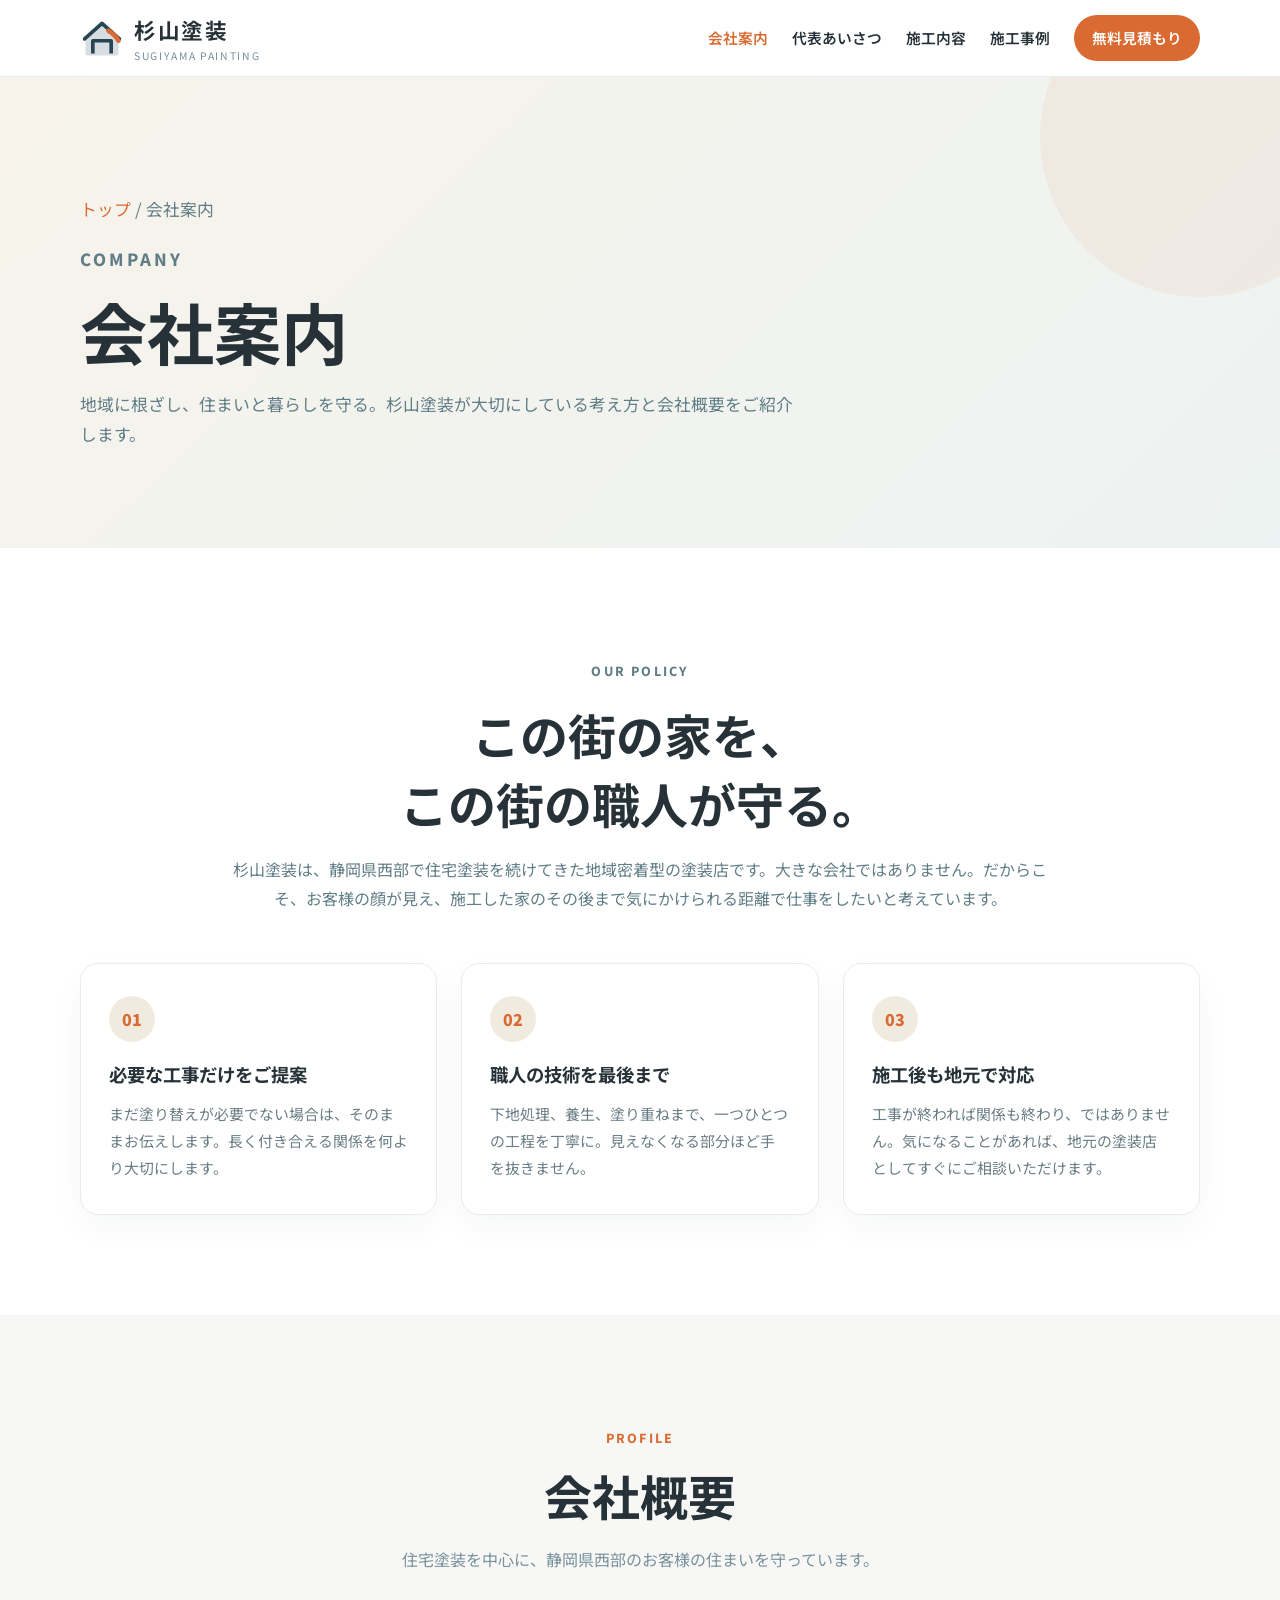
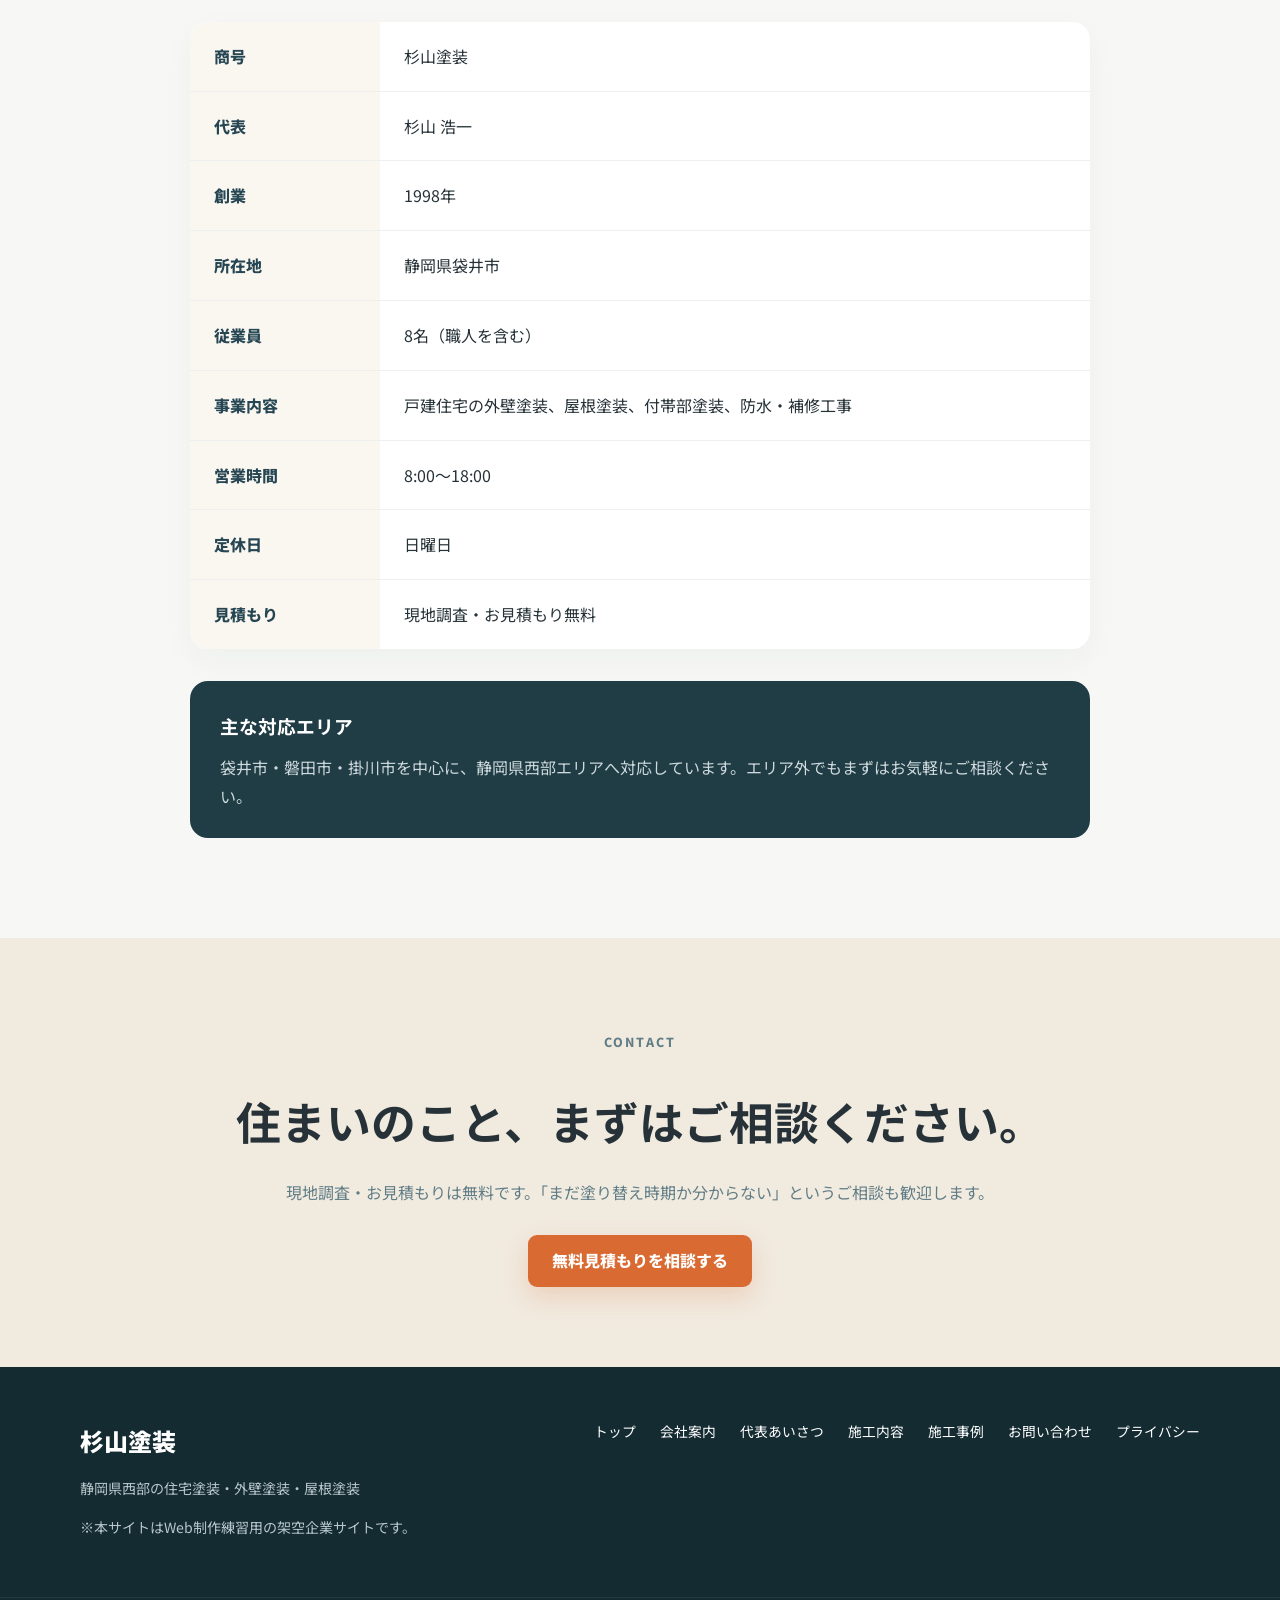
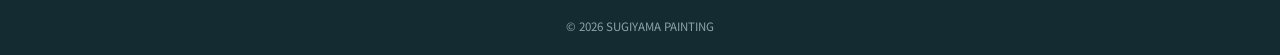
<file: company.html>
<!DOCTYPE html>
<html lang="ja">
<head>
  <meta charset="UTF-8">
  <meta name="viewport" content="width=device-width, initial-scale=1.0">
  <meta name="description" content="杉山塗装の会社案内。静岡県西部を中心に、地域密着で住宅の外壁・屋根塗装を行っています。">
  <title>会社案内｜杉山塗装</title>
  <link rel="preconnect" href="https://fonts.googleapis.com">
  <link rel="preconnect" href="https://fonts.gstatic.com" crossorigin>
  <link href="https://fonts.googleapis.com/css2?family=Noto+Sans+JP:wght@400;500;600;700;800;900&display=swap" rel="stylesheet">
  <link rel="stylesheet" href="styles.css">
  <style>
    .page-hero{padding:100px 0 82px;background:linear-gradient(135deg,#f7f3eb,#edf3f2);position:relative;overflow:hidden}.page-hero:after{content:"";position:absolute;width:320px;height:320px;border-radius:50%;background:#d96b3212;right:-80px;top:-100px}.page-hero .container{position:relative;z-index:1}.breadcrumb{font-size:.8rem;color:#78909c;margin-bottom:20px}.breadcrumb a{color:#d96b32}.page-hero h1{font-size:clamp(2.5rem,6vw,4.2rem);line-height:1.2;margin:.15em 0}.page-hero p{max-width:720px;color:#607d86;font-size:1.05rem}.company-lead{max-width:820px;margin:0 auto;text-align:center}.company-lead h2{font-size:clamp(2rem,4vw,3rem);line-height:1.45;margin:.35em 0}.company-lead p{color:#607d86}.philosophy-grid{display:grid;grid-template-columns:repeat(3,1fr);gap:24px;margin-top:50px}.philosophy-card{padding:32px 28px;border:1px solid #e8ecee;border-radius:18px;background:#fff;box-shadow:0 12px 32px #2632380a}.philosophy-card span{display:inline-grid;place-items:center;width:46px;height:46px;border-radius:50%;background:#f1eadf;color:#d96b32;font-weight:900;margin-bottom:16px}.philosophy-card h3{margin:0 0 10px;font-size:1.15rem}.philosophy-card p{margin:0;color:#6b7d84;font-size:.93rem}.profile-section{background:#f7f8f6}.company-table{width:100%;max-width:900px;margin:40px auto 0;border-collapse:collapse;background:#fff;border-radius:18px;overflow:hidden;box-shadow:0 12px 34px #2632380a}.company-table th,.company-table td{padding:20px 24px;border-bottom:1px solid #edf0ef;text-align:left;vertical-align:top}.company-table th{width:190px;background:#faf7f1;color:#264653;font-weight:800}.company-table tr:last-child th,.company-table tr:last-child td{border-bottom:0}.area-box{max-width:900px;margin:32px auto 0;padding:28px 30px;border-radius:18px;background:#203c45;color:#fff}.area-box h3{margin:0 0 10px}.area-box p{margin:0;color:#cedadd}.company-cta{padding:80px 0;background:#f1eadf;text-align:center}.company-cta h2{font-size:clamp(2rem,4vw,2.8rem);margin:0 0 16px}.company-cta p{color:#607d86;margin-bottom:28px}.footer-note{font-size:.76rem;color:#8da2a8;margin-top:14px}@media(max-width:800px){.philosophy-grid{grid-template-columns:1fr}.company-table,.company-table tbody,.company-table tr,.company-table th,.company-table td{display:block;width:100%}.company-table th{padding-bottom:8px;border-bottom:0}.company-table td{padding-top:4px}.page-hero{padding:72px 0 58px}}
  </style>
</head>
<body>
  <header class="site-header">
    <div class="header-inner container">
      <a class="brand" href="index.html" aria-label="杉山塗装 トップへ">
        <span class="brand-mark" aria-hidden="true">
          <svg viewBox="0 0 48 48" role="img">
            <path d="M6 24 24 9l18 15v17a2 2 0 0 1-2 2H8a2 2 0 0 1-2-2V24Z" fill="currentColor" opacity=".18"/>
            <path d="M5 25 24 8l19 17" fill="none" stroke="currentColor" stroke-width="4" stroke-linecap="round" stroke-linejoin="round"/>
            <path d="M14 41V27h20v14" fill="none" stroke="currentColor" stroke-width="4" stroke-linejoin="round"/>
            <path d="M31 16c5 3 9 7 11 11" fill="none" stroke="#d96b32" stroke-width="5" stroke-linecap="round"/>
          </svg>
        </span>
        <span><strong>杉山塗装</strong><small>SUGIYAMA PAINTING</small></span>
      </a>
      <button class="menu-button" type="button" aria-label="メニューを開く" aria-expanded="false">☰</button>
      <nav class="global-nav" aria-label="メインメニュー">
        <a href="company.html">会社案内</a>
        <a href="index.html#service">施工内容</a>
        <a href="index.html#works">施工事例</a>
        <a href="index.html#flow">ご依頼の流れ</a>
        <a class="nav-cta" href="index.html#contact">無料見積もり</a>
      </nav>
    </div>
  </header>

  <main>
    <section class="page-hero">
      <div class="container">
        <p class="breadcrumb"><a href="index.html">トップ</a> / 会社案内</p>
        <p class="section-kicker">COMPANY</p>
        <h1>会社案内</h1>
        <p>地域に根ざし、住まいと暮らしを守る。杉山塗装が大切にしている考え方と会社概要をご紹介します。</p>
      </div>
    </section>

    <section class="section">
      <div class="container">
        <div class="company-lead">
          <p class="section-kicker">OUR POLICY</p>
          <h2>この街の家を、<br>この街の職人が守る。</h2>
          <p>杉山塗装は、静岡県西部で住宅塗装を続けてきた地域密着型の塗装店です。大きな会社ではありません。だからこそ、お客様の顔が見え、施工した家のその後まで気にかけられる距離で仕事をしたいと考えています。</p>
        </div>
        <div class="philosophy-grid">
          <article class="philosophy-card"><span>01</span><h3>必要な工事だけをご提案</h3><p>まだ塗り替えが必要でない場合は、そのままお伝えします。長く付き合える関係を何より大切にします。</p></article>
          <article class="philosophy-card"><span>02</span><h3>職人の技術を最後まで</h3><p>下地処理、養生、塗り重ねまで、一つひとつの工程を丁寧に。見えなくなる部分ほど手を抜きません。</p></article>
          <article class="philosophy-card"><span>03</span><h3>施工後も地元で対応</h3><p>工事が終われば関係も終わり、ではありません。気になることがあれば、地元の塗装店としてすぐにご相談いただけます。</p></article>
        </div>
      </div>
    </section>

    <section class="section profile-section">
      <div class="container">
        <div class="center-heading">
          <p class="section-kicker">PROFILE</p>
          <h2>会社概要</h2>
          <p>住宅塗装を中心に、静岡県西部のお客様の住まいを守っています。</p>
        </div>
        <table class="company-table">
          <tr><th>商号</th><td>杉山塗装</td></tr>
          <tr><th>代表</th><td>杉山 浩一</td></tr>
          <tr><th>創業</th><td>1998年</td></tr>
          <tr><th>所在地</th><td>静岡県袋井市</td></tr>
          <tr><th>従業員</th><td>8名（職人を含む）</td></tr>
          <tr><th>事業内容</th><td>戸建住宅の外壁塗装、屋根塗装、付帯部塗装、防水・補修工事</td></tr>
          <tr><th>営業時間</th><td>8:00〜18:00</td></tr>
          <tr><th>定休日</th><td>日曜日</td></tr>
          <tr><th>見積もり</th><td>現地調査・お見積もり無料</td></tr>
        </table>
        <div class="area-box">
          <h3>主な対応エリア</h3>
          <p>袋井市・磐田市・掛川市を中心に、静岡県西部エリアへ対応しています。エリア外でもまずはお気軽にご相談ください。</p>
        </div>
      </div>
    </section>

    <section class="company-cta">
      <div class="container">
        <p class="section-kicker">CONTACT</p>
        <h2>住まいのこと、まずはご相談ください。</h2>
        <p>現地調査・お見積もりは無料です。「まだ塗り替え時期か分からない」というご相談も歓迎します。</p>
        <a class="button primary" href="index.html#contact">無料見積もりを相談する</a>
      </div>
    </section>
  </main>

  <footer class="site-footer">
    <div class="container footer-inner">
      <div><div class="footer-brand">杉山塗装</div><p>静岡県西部の住宅塗装・外壁塗装・屋根塗装</p><p class="footer-note">※本サイトはWeb制作練習用の架空企業サイトです。</p></div>
      <div class="footer-links"><a href="index.html">トップ</a><a href="company.html">会社案内</a><a href="index.html#service">施工内容</a><a href="index.html#works">施工事例</a><a href="index.html#contact">お問い合わせ</a></div>
    </div>
    <div class="copyright">© <span id="year"></span> SUGIYAMA PAINTING</div>
  </footer>
  <script src="script.js"></script>
</body>
</html>
</file>
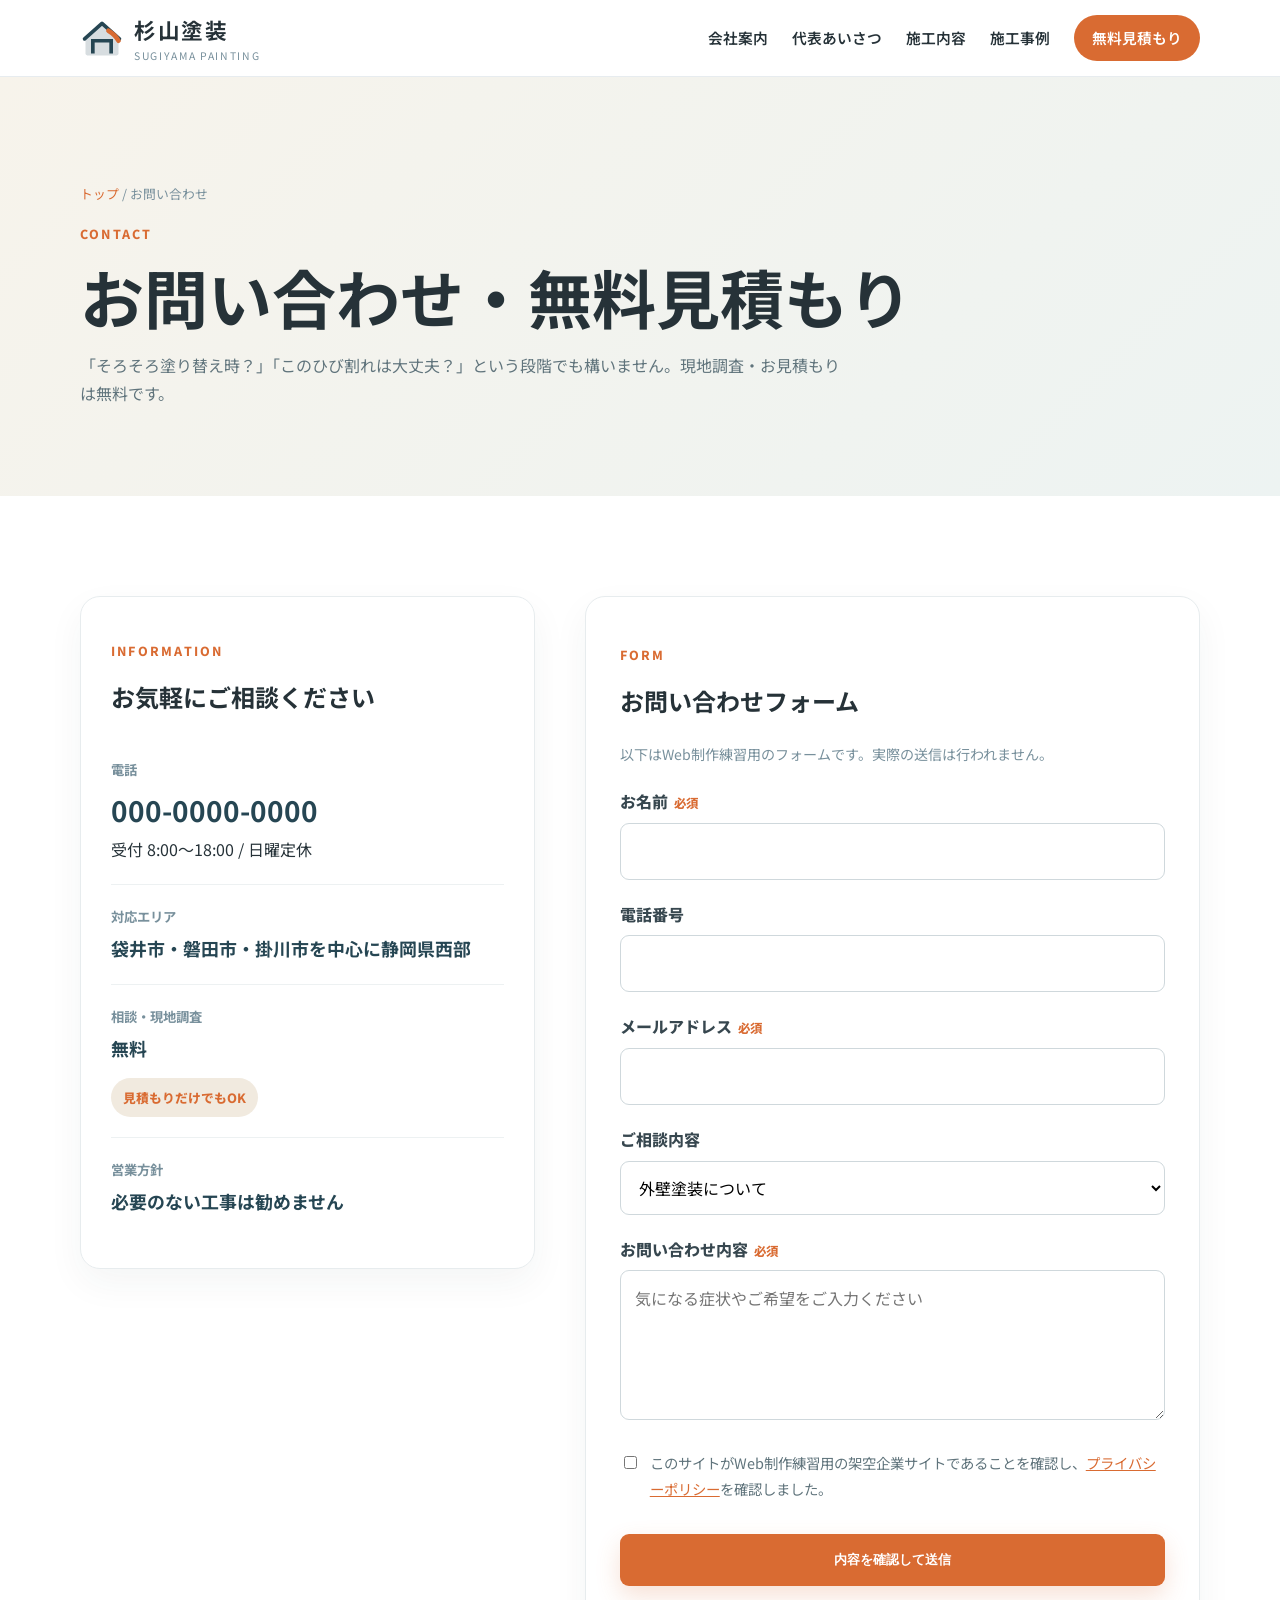
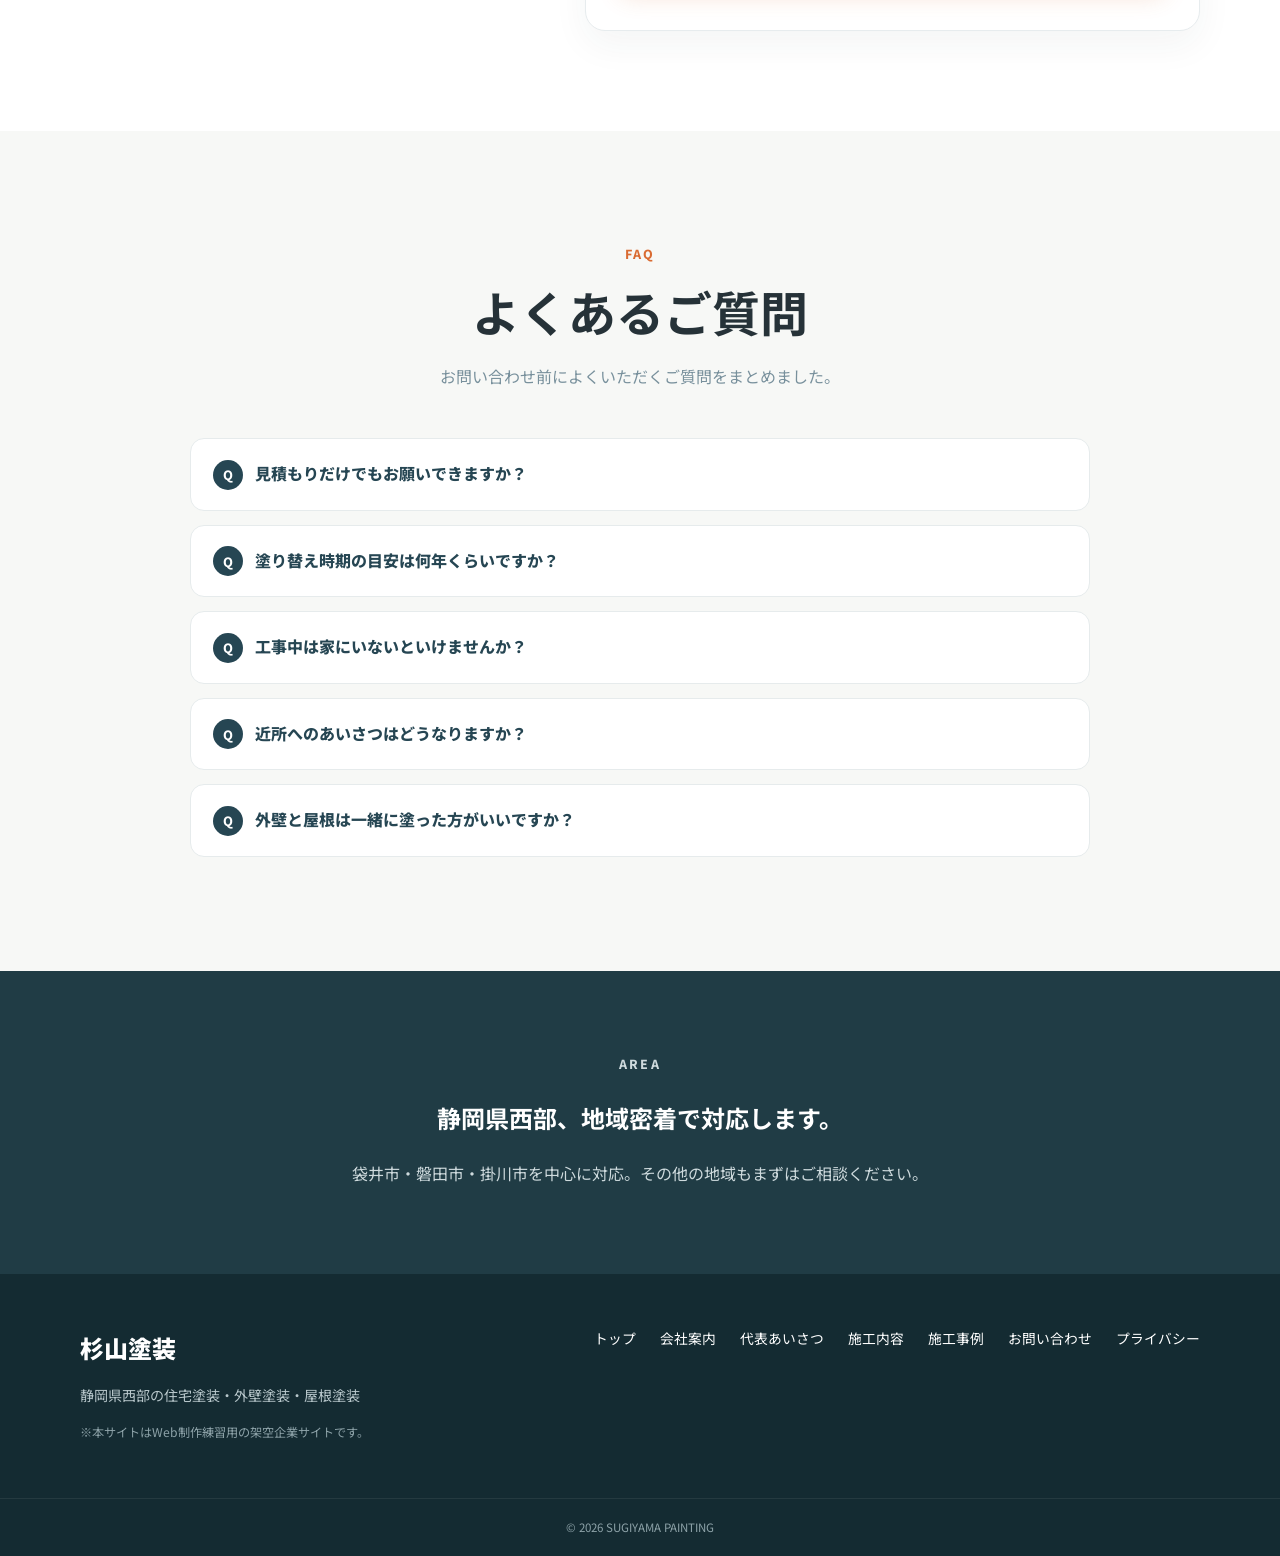
<file: contact.html>
<!DOCTYPE html>
<html lang="ja">
<head>
  <meta charset="UTF-8">
  <meta name="viewport" content="width=device-width, initial-scale=1.0">
  <meta name="description" content="杉山塗装へのお問い合わせ・無料見積もり相談。現地調査・お見積もり無料。">
  <title>お問い合わせ・無料見積もり｜杉山塗装</title>
  <link rel="preconnect" href="https://fonts.googleapis.com">
  <link rel="preconnect" href="https://fonts.gstatic.com" crossorigin>
  <link href="https://fonts.googleapis.com/css2?family=Noto+Sans+JP:wght@400;500;600;700;800;900&display=swap" rel="stylesheet">
  <link rel="stylesheet" href="styles.css">
  <style>
    .page-hero{padding:92px 0 72px;background:linear-gradient(135deg,#f7f3eb,#edf3f2)}.breadcrumb{font-size:.8rem;color:#78909c;margin-bottom:18px}.breadcrumb a{color:#d96b32}.page-hero h1{font-size:clamp(2.5rem,6vw,4rem);line-height:1.2;margin:.15em 0}.page-hero p:last-child{max-width:760px;color:#60747c}.contact-layout{display:grid;grid-template-columns:.85fr 1.15fr;gap:50px;align-items:start}.info-card,.form-card{background:#fff;border:1px solid #e7ecee;border-radius:20px;box-shadow:0 14px 36px #2632380d}.info-card{padding:30px;position:sticky;top:108px}.info-card h2,.form-card h2{margin-top:0}.info-item{padding:20px 0;border-top:1px solid #edf1f2}.info-item:first-of-type{border-top:0}.info-item small{display:block;color:#78909c;font-weight:700}.info-item strong{display:block;margin-top:3px;color:#264653;font-size:1.12rem}.tel-big{font-size:1.75rem!important}.free-badge{display:inline-block;margin-top:14px;padding:8px 12px;border-radius:999px;background:#f1eadf;color:#d96b32;font-weight:800;font-size:.8rem}.form-card{padding:34px}.form-note{color:#78909c;font-size:.88rem}.field{margin-top:20px}.field label{display:block;font-weight:800;margin-bottom:7px;color:#37474f}.req{color:#d96b32;font-size:.78rem;margin-left:6px}.field input,.field select,.field textarea{width:100%;padding:13px 14px;border:1px solid #cfd8dc;border-radius:9px;font:inherit;background:#fff}.field textarea{min-height:150px;resize:vertical}.check{display:flex;gap:10px;align-items:flex-start;margin:22px 0;color:#60747c;font-size:.9rem}.check input{margin-top:6px}.submit-btn{border:0;cursor:pointer}.demo-alert{display:none;margin-top:18px;padding:14px 16px;border-radius:10px;background:#edf7ef;color:#2f6840;font-weight:700}.faq-section{background:#f7f8f6}.faq-list{max-width:900px;margin:0 auto}.faq-item{background:#fff;border:1px solid #e6ebec;border-radius:14px;margin-bottom:14px;overflow:hidden}.faq-item summary{cursor:pointer;padding:20px 22px;font-weight:800;color:#264653;list-style:none}.faq-item summary::-webkit-details-marker{display:none}.faq-item summary:before{content:"Q";display:inline-grid;place-items:center;width:30px;height:30px;margin-right:12px;border-radius:50%;background:#264653;color:#fff;font-size:.8rem}.faq-answer{padding:0 22px 22px 64px;color:#60747c}.faq-answer p{margin:0}.area-strip{padding:70px 0;background:#203c45;color:#fff;text-align:center}.area-strip p{color:#cedadd}@media(max-width:860px){.contact-layout{grid-template-columns:1fr}.info-card{position:static}.page-hero{padding:68px 0 54px}.faq-answer{padding-left:22px}}
  </style>
</head>
<body>
  <header class="site-header">
    <div class="header-inner container">
      <a class="brand" href="index.html" aria-label="杉山塗装 トップへ">
        <span class="brand-mark" aria-hidden="true"><svg viewBox="0 0 48 48"><path d="M6 24 24 9l18 15v17a2 2 0 0 1-2 2H8a2 2 0 0 1-2-2V24Z" fill="currentColor" opacity=".18"/><path d="M5 25 24 8l19 17" fill="none" stroke="currentColor" stroke-width="4" stroke-linecap="round" stroke-linejoin="round"/><path d="M14 41V27h20v14" fill="none" stroke="currentColor" stroke-width="4"/><path d="M31 16c5 3 9 7 11 11" fill="none" stroke="#d96b32" stroke-width="5" stroke-linecap="round"/></svg></span>
        <span><strong>杉山塗装</strong><small>SUGIYAMA PAINTING</small></span>
      </a>
      <button class="menu-button" type="button" aria-label="メニューを開く" aria-expanded="false">☰</button>
      <nav class="global-nav" aria-label="メインメニュー">
        <a href="company.html">会社案内</a>
        <a href="president.html">代表あいさつ</a>
        <a href="index.html#service">施工内容</a>
        <a href="works.html">施工事例</a>
        <a class="nav-cta" href="contact.html">無料見積もり</a>
      </nav>
    </div>
  </header>

  <main>
    <section class="page-hero">
      <div class="container">
        <p class="breadcrumb"><a href="index.html">トップ</a> / お問い合わせ</p>
        <p class="section-kicker">CONTACT</p>
        <h1>お問い合わせ・無料見積もり</h1>
        <p>「そろそろ塗り替え時？」「このひび割れは大丈夫？」という段階でも構いません。現地調査・お見積もりは無料です。</p>
      </div>
    </section>

    <section class="section">
      <div class="container contact-layout">
        <aside class="info-card">
          <p class="section-kicker">INFORMATION</p>
          <h2>お気軽にご相談ください</h2>
          <div class="info-item"><small>電話</small><strong class="tel-big">000-0000-0000</strong><span>受付 8:00〜18:00 / 日曜定休</span></div>
          <div class="info-item"><small>対応エリア</small><strong>袋井市・磐田市・掛川市を中心に静岡県西部</strong></div>
          <div class="info-item"><small>相談・現地調査</small><strong>無料</strong><span class="free-badge">見積もりだけでもOK</span></div>
          <div class="info-item"><small>営業方針</small><strong>必要のない工事は勧めません</strong></div>
        </aside>

        <div class="form-card">
          <p class="section-kicker">FORM</p>
          <h2>お問い合わせフォーム</h2>
          <p class="form-note">以下はWeb制作練習用のフォームです。実際の送信は行われません。</p>
          <form id="demo-form">
            <div class="field"><label for="name">お名前<span class="req">必須</span></label><input id="name" name="name" required autocomplete="name"></div>
            <div class="field"><label for="tel">電話番号</label><input id="tel" name="tel" inputmode="tel" autocomplete="tel"></div>
            <div class="field"><label for="email">メールアドレス<span class="req">必須</span></label><input id="email" name="email" type="email" required autocomplete="email"></div>
            <div class="field"><label for="type">ご相談内容</label><select id="type" name="type"><option>外壁塗装について</option><option>屋根塗装について</option><option>付帯部塗装について</option><option>塗り替え時期を相談したい</option><option>その他</option></select></div>
            <div class="field"><label for="message">お問い合わせ内容<span class="req">必須</span></label><textarea id="message" name="message" required placeholder="気になる症状やご希望をご入力ください"></textarea></div>
            <label class="check"><input type="checkbox" required><span>このサイトがWeb制作練習用の架空企業サイトであることを確認しました。</span></label>
            <button class="button primary wide submit-btn" type="submit">内容を確認して送信</button>
            <div class="demo-alert" id="demo-alert" role="status">デモフォームのため、実際には送信されません。入力内容の確認までを再現しています。</div>
          </form>
        </div>
      </div>
    </section>

    <section class="section faq-section">
      <div class="container">
        <div class="center-heading"><p class="section-kicker">FAQ</p><h2>よくあるご質問</h2><p>お問い合わせ前によくいただくご質問をまとめました。</p></div>
        <div class="faq-list">
          <details class="faq-item"><summary>見積もりだけでもお願いできますか？</summary><div class="faq-answer"><p>はい。現地調査・お見積もりは無料です。工事をするかまだ決めていない段階でも大丈夫です。</p></div></details>
          <details class="faq-item"><summary>塗り替え時期の目安は何年くらいですか？</summary><div class="faq-answer"><p>一般的には10年前後が一つの目安ですが、塗料・立地・日当たりによって変わります。色あせ、チョーキング、ひび割れなどが見られたら一度確認をおすすめします。</p></div></details>
          <details class="faq-item"><summary>工事中は家にいないといけませんか？</summary><div class="faq-answer"><p>基本的には普段どおり外出していただけます。工程によって窓を開けにくい日などがありますので、事前にご案内します。</p></div></details>
          <details class="faq-item"><summary>近所へのあいさつはどうなりますか？</summary><div class="faq-answer"><p>工事前に近隣へのごあいさつを行い、足場や高圧洗浄など音が出る工程についても配慮して進めます。</p></div></details>
          <details class="faq-item"><summary>外壁と屋根は一緒に塗った方がいいですか？</summary><div class="faq-answer"><p>状態が近い場合は足場を一度で済ませられるため効率的ですが、無理に同時施工をおすすめすることはありません。現地確認後に必要性をご説明します。</p></div></details>
        </div>
      </div>
    </section>

    <section class="area-strip">
      <div class="container">
        <p class="section-kicker">AREA</p>
        <h2>静岡県西部、地域密着で対応します。</h2>
        <p>袋井市・磐田市・掛川市を中心に対応。その他の地域もまずはご相談ください。</p>
      </div>
    </section>
  </main>

  <footer class="site-footer">
    <div class="container footer-inner">
      <div><div class="footer-brand">杉山塗装</div><p>静岡県西部の住宅塗装・外壁塗装・屋根塗装</p><p style="font-size:.76rem;color:#8da2a8">※本サイトはWeb制作練習用の架空企業サイトです。</p></div>
      <div class="footer-links"><a href="index.html">トップ</a><a href="company.html">会社案内</a><a href="president.html">代表あいさつ</a><a href="works.html">施工事例</a><a href="contact.html">お問い合わせ</a></div>
    </div>
    <div class="copyright">© <span id="year"></span> SUGIYAMA PAINTING</div>
  </footer>
  <script src="script.js"></script>
  <script>
    document.getElementById('demo-form').addEventListener('submit',function(e){e.preventDefault();document.getElementById('demo-alert').style.display='block';});
  </script>
</body>
</html>
</file>
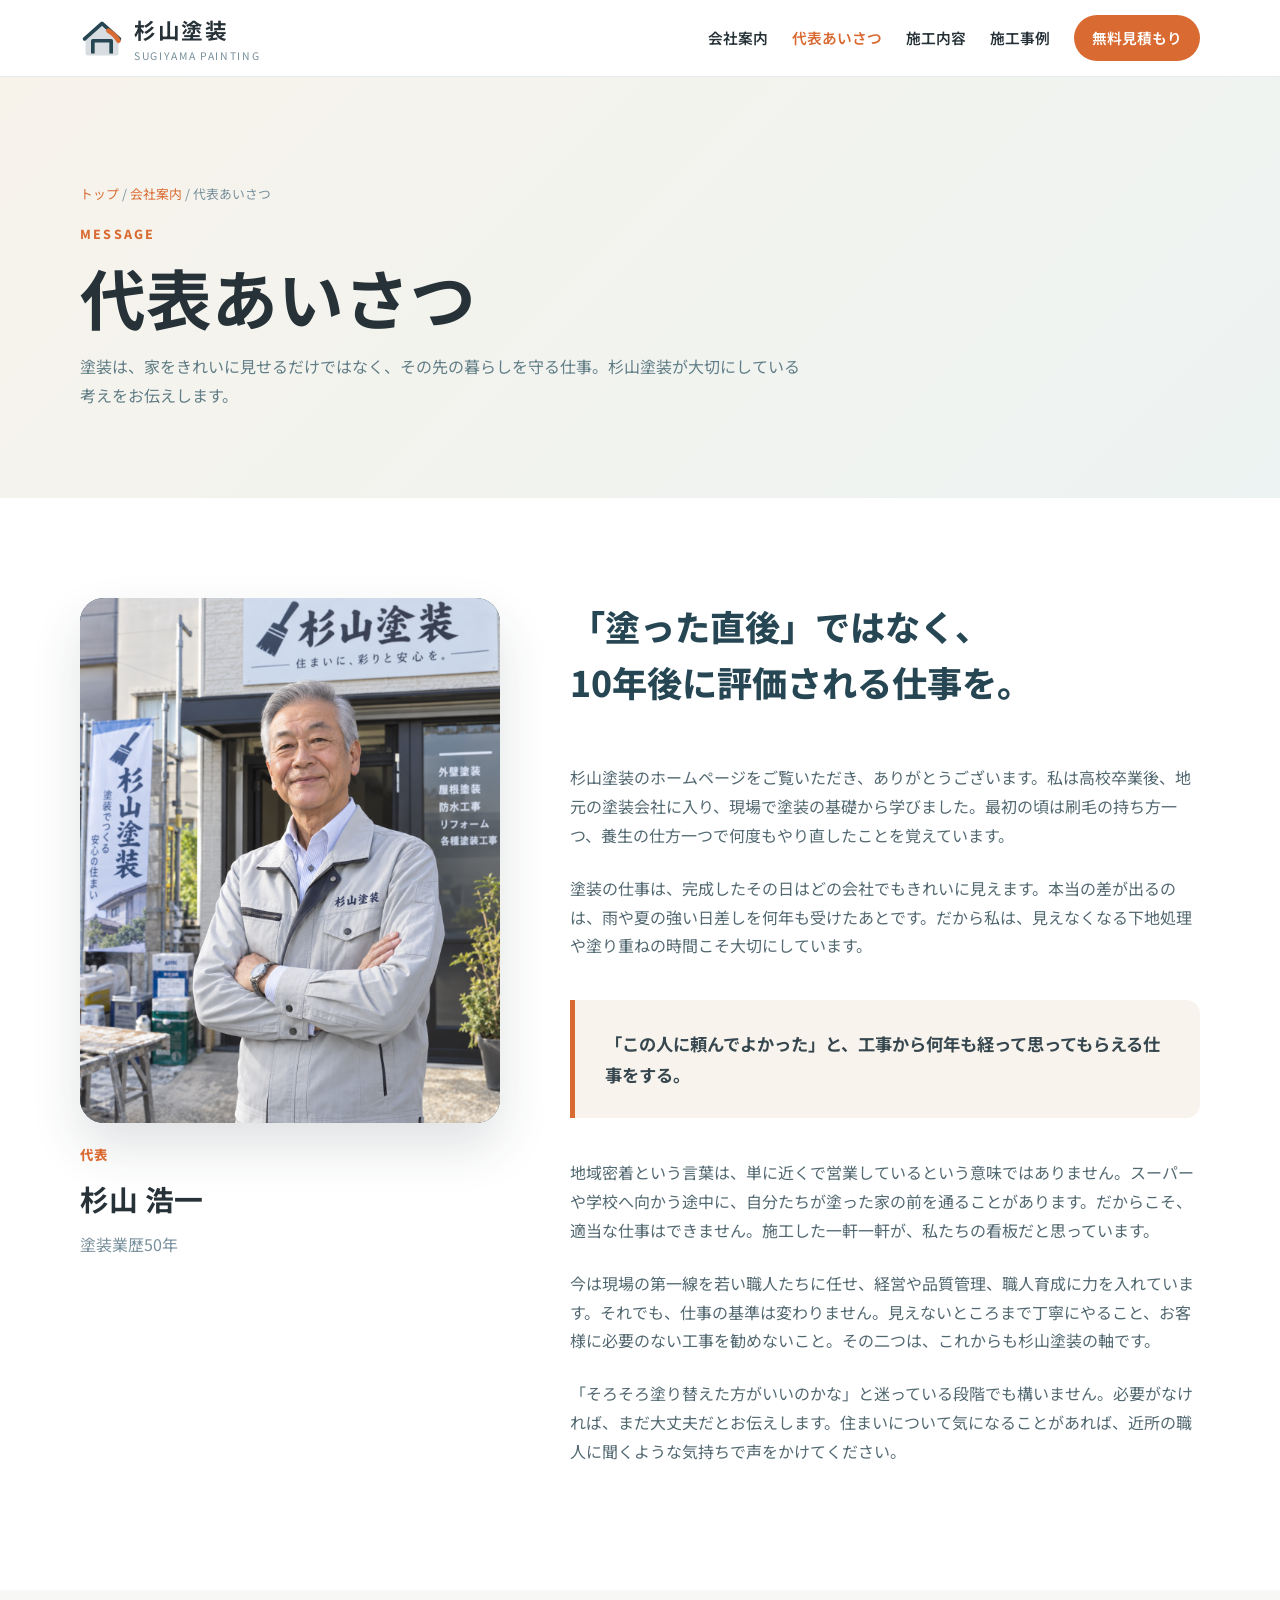
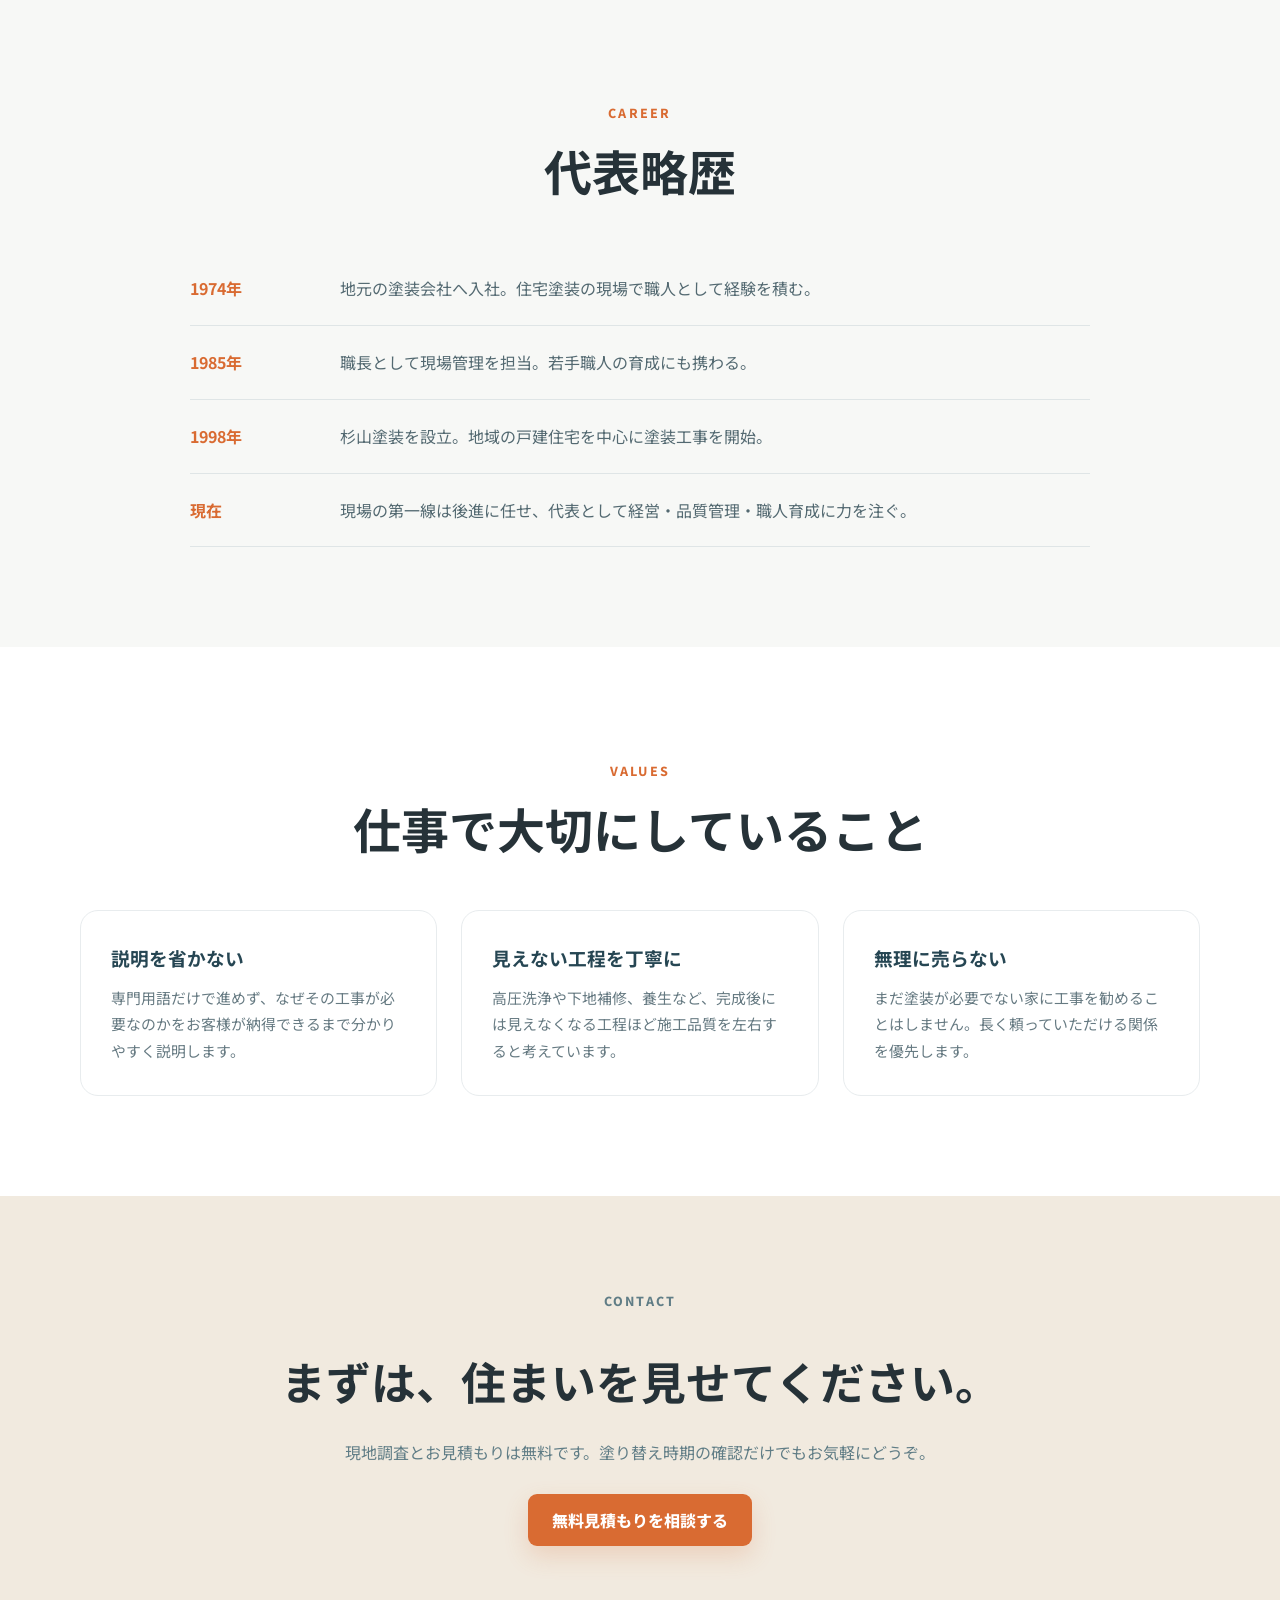
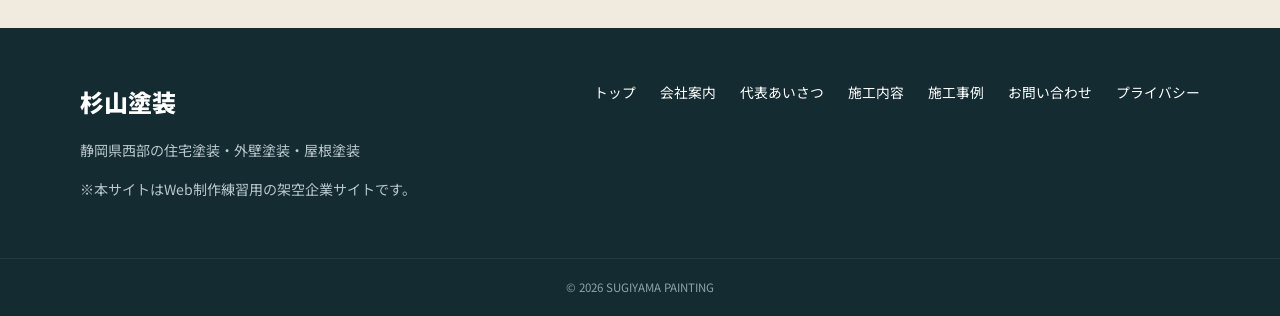
<file: president.html>
<!DOCTYPE html>
<html lang="ja">
<head>
  <meta charset="UTF-8">
  <meta name="viewport" content="width=device-width, initial-scale=1.0">
  <meta name="description" content="杉山塗装 代表・杉山浩一からのごあいさつ。地域に根ざした住宅塗装への考え方をご紹介します。">
  <title>代表あいさつ｜杉山塗装</title>
  <link rel="preconnect" href="https://fonts.googleapis.com">
  <link rel="preconnect" href="https://fonts.gstatic.com" crossorigin>
  <link href="https://fonts.googleapis.com/css2?family=Noto+Sans+JP:wght@400;500;600;700;800;900&display=swap" rel="stylesheet">
  <link rel="stylesheet" href="styles.css">
  <style>
    .page-hero{padding:92px 0 72px;background:linear-gradient(135deg,#f7f3eb,#edf3f2)}.breadcrumb{font-size:.8rem;color:#78909c;margin-bottom:18px}.breadcrumb a{color:#d96b32}.page-hero h1{font-size:clamp(2.5rem,6vw,4.1rem);line-height:1.2;margin:.15em 0}.page-hero p:last-child{max-width:720px;color:#607d86}.president-wrap{display:grid;grid-template-columns:.8fr 1.2fr;gap:70px;align-items:start}.portrait-card{position:sticky;top:110px}.portrait-placeholder{aspect-ratio:4/5;border-radius:24px;background:#203c45;box-shadow:0 24px 50px #26323824;overflow:hidden}.portrait-photo{display:block;width:100%;height:100%;object-fit:cover;object-position:center}.portrait-caption{margin-top:20px}.portrait-caption small{display:block;color:#d96b32;font-weight:800;letter-spacing:.08em}.portrait-caption h2{font-size:1.8rem;margin:.2em 0}.portrait-caption p{color:#78909c;margin:0}.message-copy .lead{font-size:clamp(1.5rem,3vw,2.2rem);line-height:1.6;font-weight:800;color:#264653;margin-top:0}.message-copy p{color:#536971;margin:0 0 1.5em}.quote-box{margin:40px 0;padding:28px 30px;border-left:5px solid #d96b32;background:#f8f4ed;border-radius:0 14px 14px 0}.quote-box p{margin:0;color:#37474f;font-size:1.08rem;font-weight:700}.career-section{background:#f7f8f6}.career-list{max-width:900px;margin:40px auto 0}.career-item{display:grid;grid-template-columns:120px 1fr;gap:30px;padding:22px 0;border-bottom:1px solid #dfe5e6}.career-item strong{color:#d96b32}.career-item p{margin:0;color:#536971}.values-grid{display:grid;grid-template-columns:repeat(3,1fr);gap:24px;margin-top:40px}.value-card{background:#fff;border:1px solid #e8ecee;border-radius:18px;padding:30px}.value-card h3{margin:0 0 10px;color:#264653}.value-card p{margin:0;color:#667a82;font-size:.93rem}.president-cta{background:#f1eadf;padding:82px 0;text-align:center}.president-cta h2{font-size:clamp(2rem,4vw,2.8rem);margin:.2em 0}.president-cta p{color:#607d86;margin-bottom:28px}.footer-note{font-size:.76rem;color:#8da2a8;margin-top:14px}@media(max-width:860px){.president-wrap{grid-template-columns:1fr;gap:40px}.portrait-card{position:static;max-width:520px;margin:0 auto;width:100%}.values-grid{grid-template-columns:1fr}.career-item{grid-template-columns:1fr;gap:6px}.page-hero{padding:68px 0 56px}}
  </style>
</head>
<body>
  <header class="site-header">
    <div class="header-inner container">
      <a class="brand" href="index.html" aria-label="杉山塗装 トップへ">
        <span class="brand-mark" aria-hidden="true"><svg viewBox="0 0 48 48" role="img"><path d="M6 24 24 9l18 15v17a2 2 0 0 1-2 2H8a2 2 0 0 1-2-2V24Z" fill="currentColor" opacity=".18"/><path d="M5 25 24 8l19 17" fill="none" stroke="currentColor" stroke-width="4" stroke-linecap="round" stroke-linejoin="round"/><path d="M14 41V27h20v14" fill="none" stroke="currentColor" stroke-width="4" stroke-linejoin="round"/><path d="M31 16c5 3 9 7 11 11" fill="none" stroke="#d96b32" stroke-width="5" stroke-linecap="round"/></svg></span>
        <span><strong>杉山塗装</strong><small>SUGIYAMA PAINTING</small></span>
      </a>
      <button class="menu-button" type="button" aria-label="メニューを開く" aria-expanded="false">☰</button>
      <nav class="global-nav" aria-label="メインメニュー"><a href="company.html">会社案内</a><a href="president.html">代表あいさつ</a><a href="service.html">施工内容</a><a href="works.html">施工事例</a><a class="nav-cta" href="contact.html">無料見積もり</a></nav>
    </div>
  </header>

  <main>
    <section class="page-hero"><div class="container"><p class="breadcrumb"><a href="index.html">トップ</a> / <a href="company.html">会社案内</a> / 代表あいさつ</p><p class="section-kicker">MESSAGE</p><h1>代表あいさつ</h1><p>塗装は、家をきれいに見せるだけではなく、その先の暮らしを守る仕事。杉山塗装が大切にしている考えをお伝えします。</p></div></section>

    <section class="section"><div class="container president-wrap">
      <aside class="portrait-card"><div class="portrait-placeholder"><img class="portrait-photo" src="B6736C7C-C30E-4C18-99D7-C8E4C828D7CA.png" alt="杉山塗装 代表 杉山浩一" loading="eager"></div><div class="portrait-caption"><small>代表</small><h2>杉山 浩一</h2><p>塗装業歴50年</p></div></aside>
      <div class="message-copy"><p class="lead">「塗った直後」ではなく、<br>10年後に評価される仕事を。</p><p>杉山塗装のホームページをご覧いただき、ありがとうございます。私は高校卒業後、地元の塗装会社に入り、現場で塗装の基礎から学びました。最初の頃は刷毛の持ち方一つ、養生の仕方一つで何度もやり直したことを覚えています。</p><p>塗装の仕事は、完成したその日はどの会社でもきれいに見えます。本当の差が出るのは、雨や夏の強い日差しを何年も受けたあとです。だから私は、見えなくなる下地処理や塗り重ねの時間こそ大切にしています。</p><div class="quote-box"><p>「この人に頼んでよかった」と、工事から何年も経って思ってもらえる仕事をする。</p></div><p>地域密着という言葉は、単に近くで営業しているという意味ではありません。スーパーや学校へ向かう途中に、自分たちが塗った家の前を通ることがあります。だからこそ、適当な仕事はできません。施工した一軒一軒が、私たちの看板だと思っています。</p><p>今は現場の第一線を若い職人たちに任せ、経営や品質管理、職人育成に力を入れています。それでも、仕事の基準は変わりません。見えないところまで丁寧にやること、お客様に必要のない工事を勧めないこと。その二つは、これからも杉山塗装の軸です。</p><p>「そろそろ塗り替えた方がいいのかな」と迷っている段階でも構いません。必要がなければ、まだ大丈夫だとお伝えします。住まいについて気になることがあれば、近所の職人に聞くような気持ちで声をかけてください。</p></div>
    </div></section>

    <section class="section career-section"><div class="container"><div class="center-heading"><p class="section-kicker">CAREER</p><h2>代表略歴</h2></div><div class="career-list"><div class="career-item"><strong>1974年</strong><p>地元の塗装会社へ入社。住宅塗装の現場で職人として経験を積む。</p></div><div class="career-item"><strong>1985年</strong><p>職長として現場管理を担当。若手職人の育成にも携わる。</p></div><div class="career-item"><strong>1998年</strong><p>杉山塗装を設立。地域の戸建住宅を中心に塗装工事を開始。</p></div><div class="career-item"><strong>現在</strong><p>現場の第一線は後進に任せ、代表として経営・品質管理・職人育成に力を注ぐ。</p></div></div></div></section>

    <section class="section"><div class="container"><div class="center-heading"><p class="section-kicker">VALUES</p><h2>仕事で大切にしていること</h2></div><div class="values-grid"><article class="value-card"><h3>説明を省かない</h3><p>専門用語だけで進めず、なぜその工事が必要なのかをお客様が納得できるまで分かりやすく説明します。</p></article><article class="value-card"><h3>見えない工程を丁寧に</h3><p>高圧洗浄や下地補修、養生など、完成後には見えなくなる工程ほど施工品質を左右すると考えています。</p></article><article class="value-card"><h3>無理に売らない</h3><p>まだ塗装が必要でない家に工事を勧めることはしません。長く頼っていただける関係を優先します。</p></article></div></div></section>

    <section class="president-cta"><div class="container"><p class="section-kicker">CONTACT</p><h2>まずは、住まいを見せてください。</h2><p>現地調査とお見積もりは無料です。塗り替え時期の確認だけでもお気軽にどうぞ。</p><a class="button primary" href="contact.html">無料見積もりを相談する</a></div></section>
  </main>

  <footer class="site-footer"><div class="container footer-inner"><div><div class="footer-brand">杉山塗装</div><p>静岡県西部の住宅塗装・外壁塗装・屋根塗装</p><p class="footer-note">※本サイトはWeb制作練習用の架空企業サイトです。</p></div><div class="footer-links"><a href="index.html">トップ</a><a href="company.html">会社案内</a><a href="president.html">代表あいさつ</a><a href="service.html">施工内容</a><a href="works.html">施工事例</a><a href="contact.html">お問い合わせ</a><a href="privacy.html">プライバシー</a></div></div><div class="copyright">© <span id="year"></span> SUGIYAMA PAINTING</div></footer>
  <script src="script.js"></script>
</body>
</html>
</file>
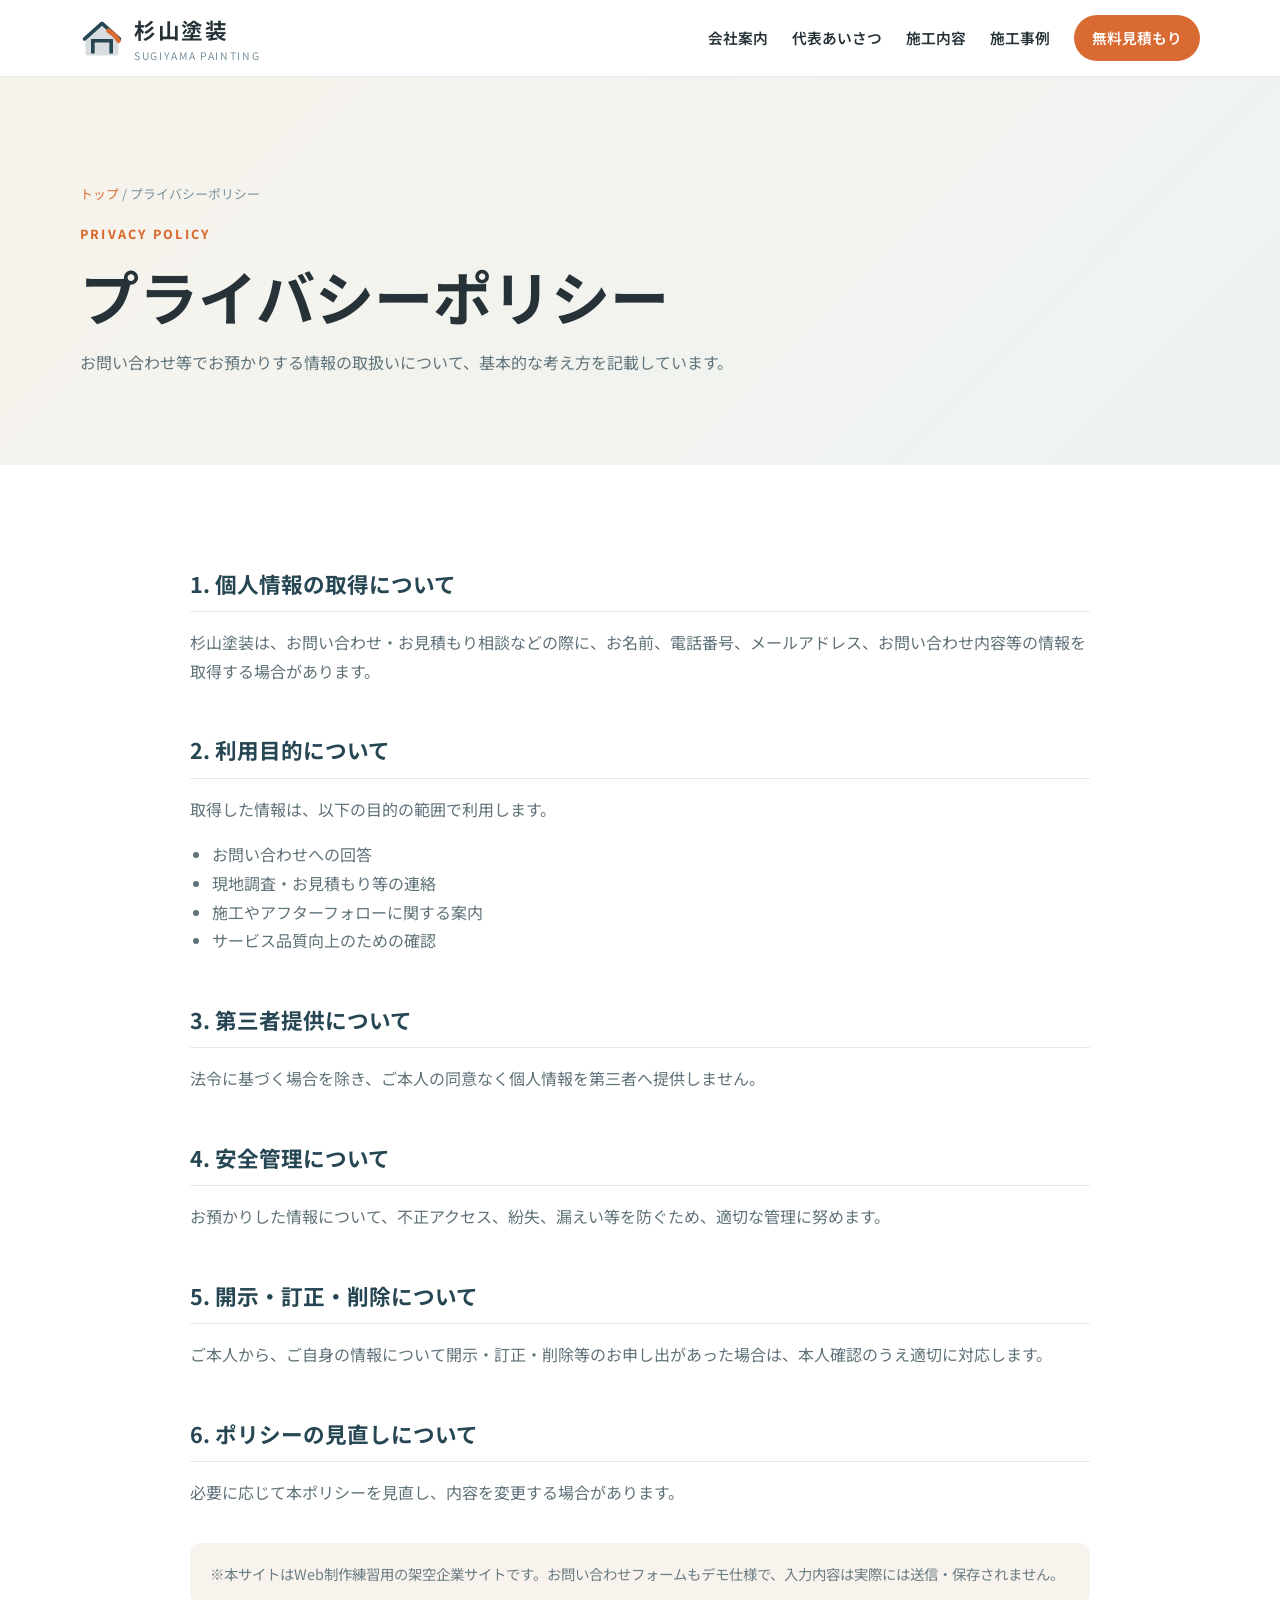
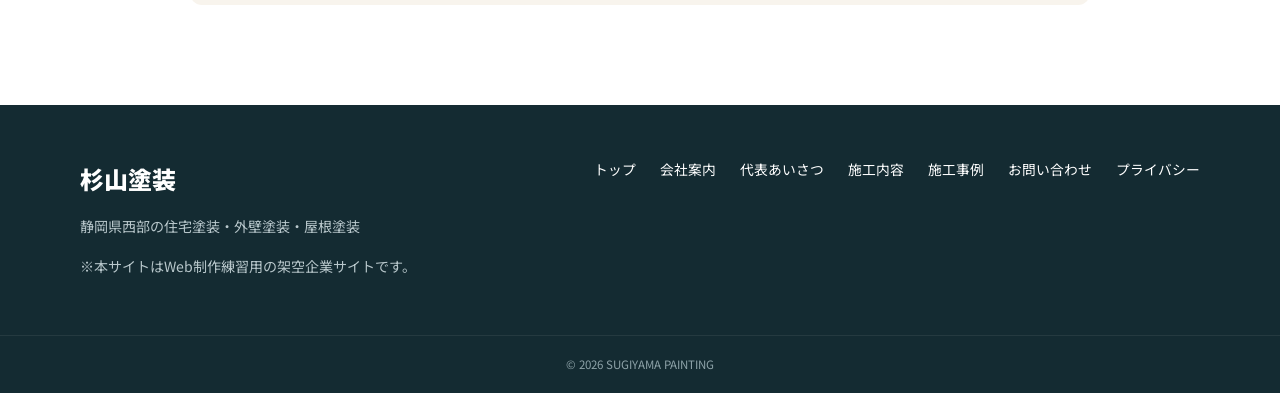
<file: privacy.html>
<!DOCTYPE html>
<html lang="ja">
<head>
  <meta charset="UTF-8">
  <meta name="viewport" content="width=device-width, initial-scale=1.0">
  <meta name="description" content="杉山塗装のプライバシーポリシー。お問い合わせ時に入力いただく情報の取扱いについてご案内します。">
  <title>プライバシーポリシー｜杉山塗装</title>
  <link rel="preconnect" href="https://fonts.googleapis.com">
  <link rel="preconnect" href="https://fonts.gstatic.com" crossorigin>
  <link href="https://fonts.googleapis.com/css2?family=Noto+Sans+JP:wght@400;500;600;700;800;900&display=swap" rel="stylesheet">
  <link rel="stylesheet" href="styles.css">
  <style>
    .page-hero{padding:92px 0 72px;background:linear-gradient(135deg,#f7f3eb,#edf3f2)}.breadcrumb{font-size:.8rem;color:#78909c;margin-bottom:18px}.breadcrumb a{color:#d96b32}.page-hero h1{font-size:clamp(2.3rem,5vw,3.7rem);line-height:1.25;margin:.15em 0}.page-hero p:last-child{max-width:760px;color:#60747c}
    .policy{max-width:900px;margin:0 auto}.policy h2{font-size:1.35rem;color:#264653;margin:2.1em 0 .6em;padding-bottom:8px;border-bottom:1px solid #e5eaec}.policy h2:first-child{margin-top:0}.policy p,.policy li{color:#5f7279}.policy ul{padding-left:1.4em}.policy-note{margin-top:36px;padding:18px 20px;border-radius:12px;background:#f8f4ed;color:#6b7d84;font-size:.9rem}.footer-note{font-size:.76rem;color:#8da2a8;margin-top:14px}@media(max-width:620px){.page-hero{padding:68px 0 54px}}
  </style>
</head>
<body>
  <header class="site-header"><div class="header-inner container"><a class="brand" href="index.html" aria-label="杉山塗装 トップへ"><span class="brand-mark" aria-hidden="true"><svg viewBox="0 0 48 48"><path d="M6 24 24 9l18 15v17a2 2 0 0 1-2 2H8a2 2 0 0 1-2-2V24Z" fill="currentColor" opacity=".18"/><path d="M5 25 24 8l19 17" fill="none" stroke="currentColor" stroke-width="4" stroke-linecap="round" stroke-linejoin="round"/><path d="M14 41V27h20v14" fill="none" stroke="currentColor" stroke-width="4"/><path d="M31 16c5 3 9 7 11 11" fill="none" stroke="#d96b32" stroke-width="5" stroke-linecap="round"/></svg></span><span><strong>杉山塗装</strong><small>SUGIYAMA PAINTING</small></span></a><button class="menu-button" type="button" aria-label="メニューを開く" aria-expanded="false">☰</button><nav class="global-nav" aria-label="メインメニュー"><a href="company.html">会社案内</a><a href="president.html">代表あいさつ</a><a href="service.html">施工内容</a><a href="works.html">施工事例</a><a class="nav-cta" href="contact.html">無料見積もり</a></nav></div></header>

  <main>
    <section class="page-hero"><div class="container"><p class="breadcrumb"><a href="index.html">トップ</a> / プライバシーポリシー</p><p class="section-kicker">PRIVACY POLICY</p><h1>プライバシーポリシー</h1><p>お問い合わせ等でお預かりする情報の取扱いについて、基本的な考え方を記載しています。</p></div></section>
    <section class="section"><div class="container"><div class="policy">
      <h2>1. 個人情報の取得について</h2><p>杉山塗装は、お問い合わせ・お見積もり相談などの際に、お名前、電話番号、メールアドレス、お問い合わせ内容等の情報を取得する場合があります。</p>
      <h2>2. 利用目的について</h2><p>取得した情報は、以下の目的の範囲で利用します。</p><ul><li>お問い合わせへの回答</li><li>現地調査・お見積もり等の連絡</li><li>施工やアフターフォローに関する案内</li><li>サービス品質向上のための確認</li></ul>
      <h2>3. 第三者提供について</h2><p>法令に基づく場合を除き、ご本人の同意なく個人情報を第三者へ提供しません。</p>
      <h2>4. 安全管理について</h2><p>お預かりした情報について、不正アクセス、紛失、漏えい等を防ぐため、適切な管理に努めます。</p>
      <h2>5. 開示・訂正・削除について</h2><p>ご本人から、ご自身の情報について開示・訂正・削除等のお申し出があった場合は、本人確認のうえ適切に対応します。</p>
      <h2>6. ポリシーの見直しについて</h2><p>必要に応じて本ポリシーを見直し、内容を変更する場合があります。</p>
      <div class="policy-note">※本サイトはWeb制作練習用の架空企業サイトです。お問い合わせフォームもデモ仕様で、入力内容は実際には送信・保存されません。</div>
    </div></div></section>
  </main>

  <footer class="site-footer"><div class="container footer-inner"><div><div class="footer-brand">杉山塗装</div><p>静岡県西部の住宅塗装・外壁塗装・屋根塗装</p><p class="footer-note">※本サイトはWeb制作練習用の架空企業サイトです。</p></div><div class="footer-links"><a href="index.html">トップ</a><a href="company.html">会社案内</a><a href="president.html">代表あいさつ</a><a href="works.html">施工事例</a><a href="contact.html">お問い合わせ</a><a href="privacy.html">プライバシー</a></div></div><div class="copyright">© <span id="year"></span> SUGIYAMA PAINTING</div></footer>
  <script src="script.js"></script>
</body>
</html>
</file>
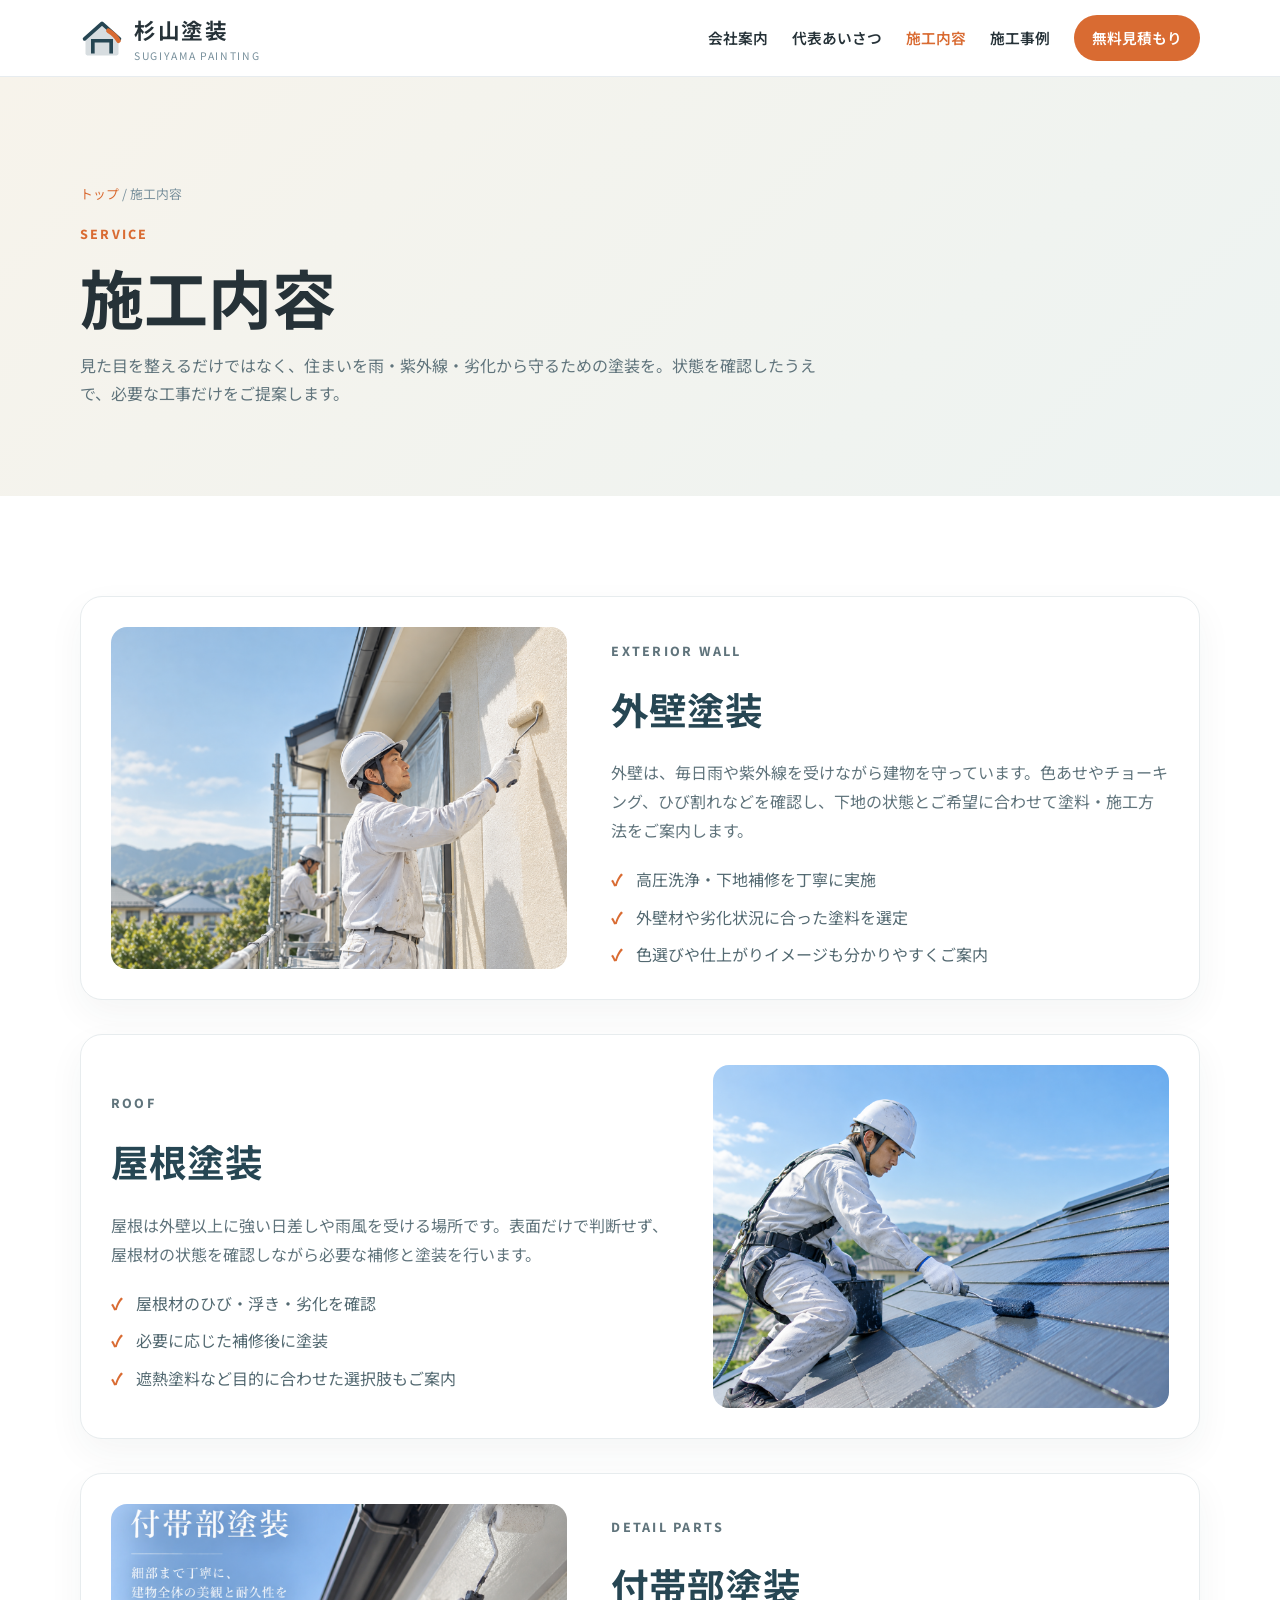
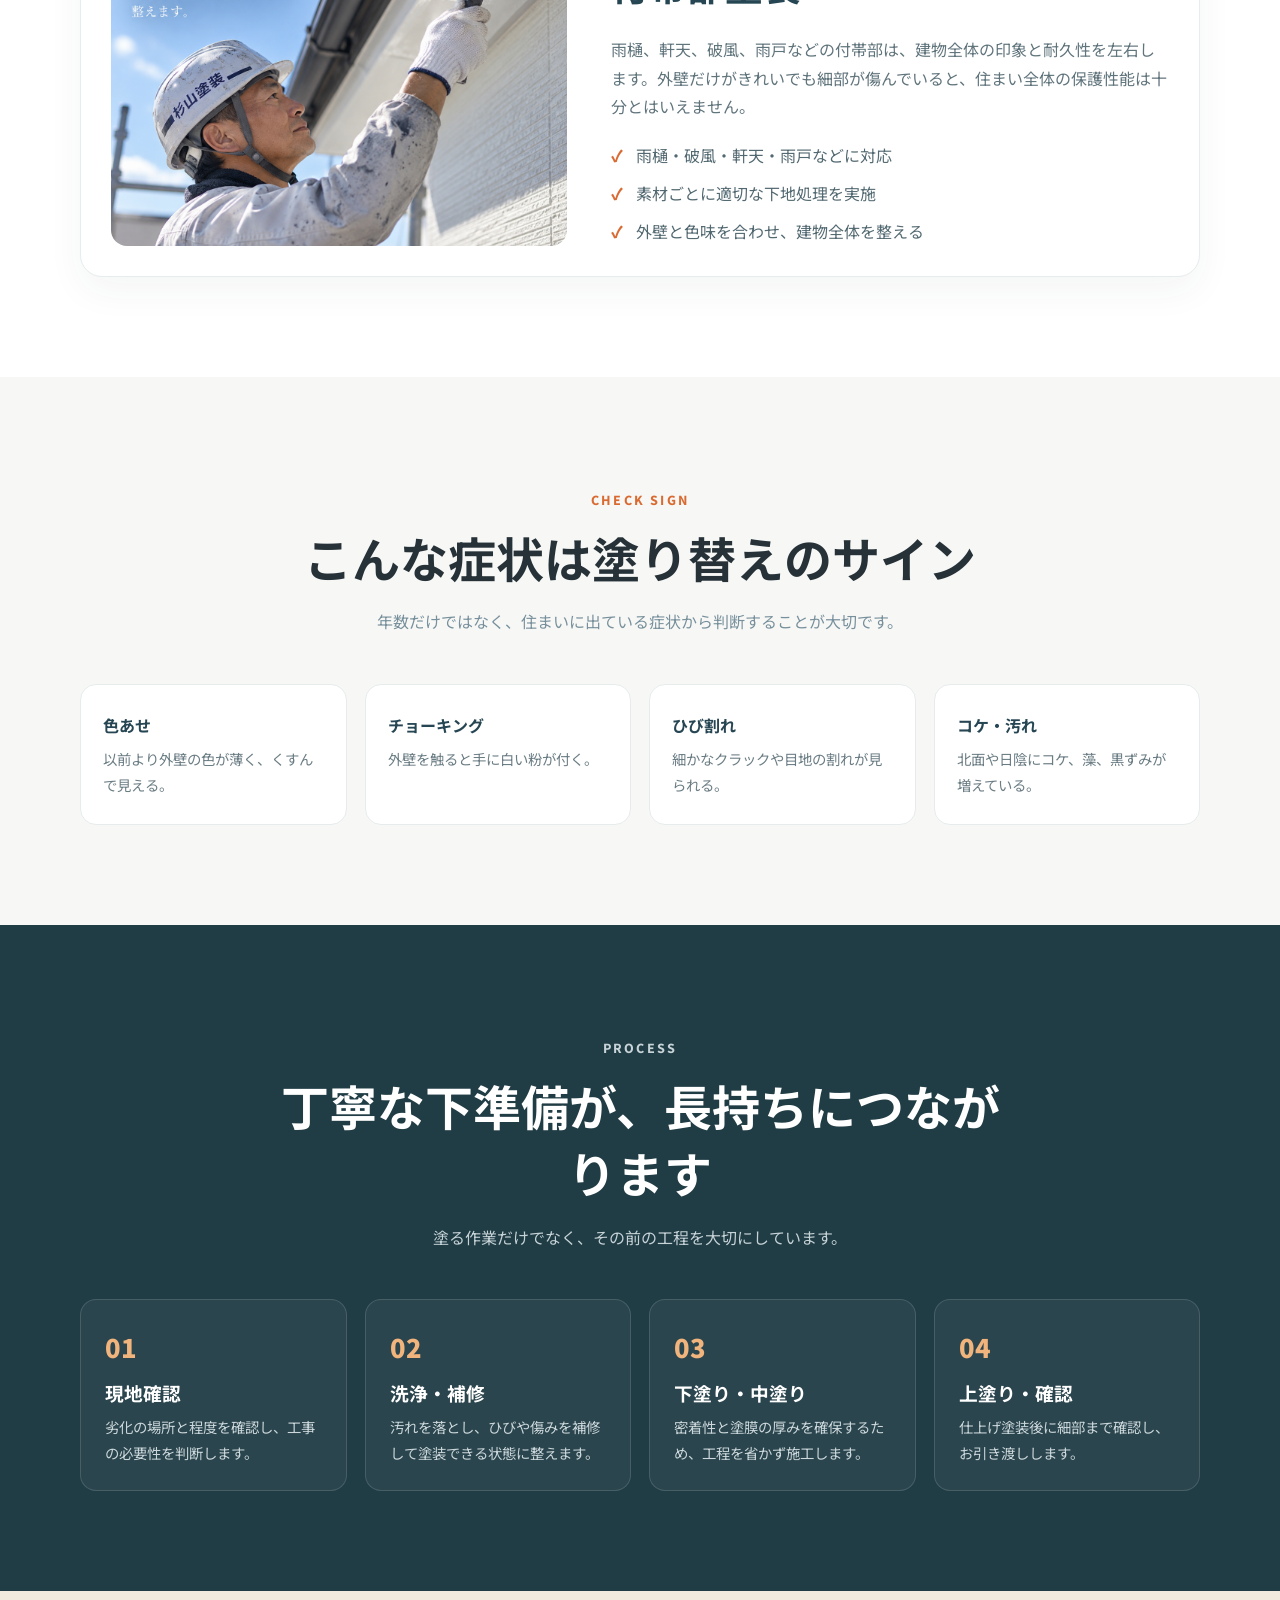
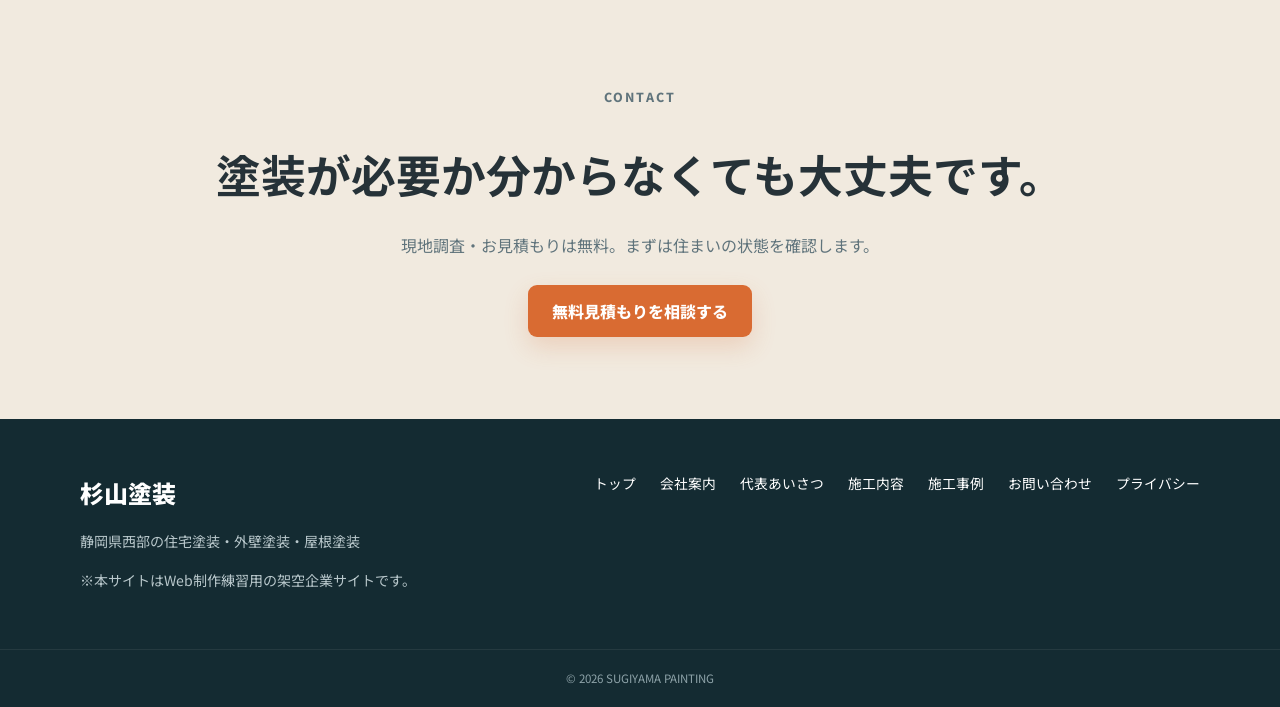
<file: service.html>
<!DOCTYPE html>
<html lang="ja">
<head>
  <meta charset="UTF-8">
  <meta name="viewport" content="width=device-width, initial-scale=1.0">
  <meta name="description" content="杉山塗装の施工内容。外壁塗装・屋根塗装・付帯部塗装など、住まいの状態に合わせた住宅塗装をご案内します。">
  <title>施工内容｜杉山塗装</title>
  <link rel="preconnect" href="https://fonts.googleapis.com">
  <link rel="preconnect" href="https://fonts.gstatic.com" crossorigin>
  <link href="https://fonts.googleapis.com/css2?family=Noto+Sans+JP:wght@400;500;600;700;800;900&display=swap" rel="stylesheet">
  <link rel="stylesheet" href="styles.css">
  <style>
    .page-hero{padding:92px 0 72px;background:linear-gradient(135deg,#f7f3eb,#edf3f2)}
    .breadcrumb{font-size:.8rem;color:#78909c;margin-bottom:18px}.breadcrumb a{color:#d96b32}
    .page-hero h1{font-size:clamp(2.5rem,6vw,4rem);line-height:1.2;margin:.15em 0}.page-hero p:last-child{max-width:760px;color:#60747c}
    .service-detail-grid{display:grid;gap:34px}
    .service-detail{display:grid;grid-template-columns:.9fr 1.1fr;gap:44px;align-items:center;padding:30px;border:1px solid #e7ecee;border-radius:22px;background:#fff;box-shadow:0 14px 36px #2632380d}
    .service-detail:nth-child(even){grid-template-columns:1.1fr .9fr}.service-detail:nth-child(even) .service-detail-photo{order:2}
    .service-detail-photo{aspect-ratio:4/3;border-radius:16px;overflow:hidden;background:#dfe7e9}.service-detail-photo img{width:100%;height:100%;object-fit:cover;display:block}
    .service-detail-copy h2{font-size:clamp(1.7rem,3vw,2.35rem);margin:.15em 0 .35em;color:#264653}.service-detail-copy p{color:#60747c}
    .service-list{padding:0;margin:20px 0 0;list-style:none;display:grid;gap:9px}.service-list li{position:relative;padding-left:25px;color:#536971}.service-list li:before{content:"✓";position:absolute;left:0;color:#d96b32;font-weight:900}
    .sign-section{background:#f7f8f6}.sign-grid{display:grid;grid-template-columns:repeat(4,1fr);gap:18px}.sign-card{padding:26px 22px;border-radius:16px;background:#fff;border:1px solid #e6ebec}.sign-card strong{display:block;color:#264653;margin-bottom:6px}.sign-card p{margin:0;color:#6b7d84;font-size:.9rem}
    .process-strip{background:#203c45;color:#fff}.process-strip .center-heading p:not(.section-kicker){color:#c8d5d8}.process-grid{display:grid;grid-template-columns:repeat(4,1fr);gap:18px}.process-card{padding:24px;border:1px solid #ffffff22;border-radius:16px;background:#ffffff0d}.process-card span{display:block;color:#f0b47c;font-size:1.6rem;font-weight:900}.process-card h3{margin:5px 0}.process-card p{margin:0;color:#cbd7da;font-size:.9rem}
    .cta-band{padding:82px 0;text-align:center;background:#f1eadf}.cta-band h2{font-size:clamp(2rem,4vw,2.8rem);margin:.2em 0}.cta-band p{color:#60747c;margin-bottom:26px}.footer-note{font-size:.76rem;color:#8da2a8;margin-top:14px}
    @media(max-width:900px){.service-detail,.service-detail:nth-child(even){grid-template-columns:1fr}.service-detail:nth-child(even) .service-detail-photo{order:0}.sign-grid,.process-grid{grid-template-columns:repeat(2,1fr)}}
    @media(max-width:620px){.page-hero{padding:68px 0 54px}.service-detail{padding:20px;gap:25px}.sign-grid,.process-grid{grid-template-columns:1fr}}
  </style>
</head>
<body>
  <header class="site-header">
    <div class="header-inner container">
      <a class="brand" href="index.html" aria-label="杉山塗装 トップへ">
        <span class="brand-mark" aria-hidden="true"><svg viewBox="0 0 48 48"><path d="M6 24 24 9l18 15v17a2 2 0 0 1-2 2H8a2 2 0 0 1-2-2V24Z" fill="currentColor" opacity=".18"/><path d="M5 25 24 8l19 17" fill="none" stroke="currentColor" stroke-width="4" stroke-linecap="round" stroke-linejoin="round"/><path d="M14 41V27h20v14" fill="none" stroke="currentColor" stroke-width="4"/><path d="M31 16c5 3 9 7 11 11" fill="none" stroke="#d96b32" stroke-width="5" stroke-linecap="round"/></svg></span>
        <span><strong>杉山塗装</strong><small>SUGIYAMA PAINTING</small></span>
      </a>
      <button class="menu-button" type="button" aria-label="メニューを開く" aria-expanded="false">☰</button>
      <nav class="global-nav" aria-label="メインメニュー">
        <a href="company.html">会社案内</a><a href="president.html">代表あいさつ</a><a href="service.html">施工内容</a><a href="works.html">施工事例</a><a class="nav-cta" href="contact.html">無料見積もり</a>
      </nav>
    </div>
  </header>

  <main>
    <section class="page-hero">
      <div class="container">
        <p class="breadcrumb"><a href="index.html">トップ</a> / 施工内容</p>
        <p class="section-kicker">SERVICE</p>
        <h1>施工内容</h1>
        <p>見た目を整えるだけではなく、住まいを雨・紫外線・劣化から守るための塗装を。状態を確認したうえで、必要な工事だけをご提案します。</p>
      </div>
    </section>

    <section class="section">
      <div class="container service-detail-grid">
        <article class="service-detail">
          <div class="service-detail-photo"><img src="95980469-EFF5-418D-A79E-C81D47B9477C.png" alt="外壁塗装の施工イメージ" loading="eager"></div>
          <div class="service-detail-copy"><p class="section-kicker">EXTERIOR WALL</p><h2>外壁塗装</h2><p>外壁は、毎日雨や紫外線を受けながら建物を守っています。色あせやチョーキング、ひび割れなどを確認し、下地の状態とご希望に合わせて塗料・施工方法をご案内します。</p><ul class="service-list"><li>高圧洗浄・下地補修を丁寧に実施</li><li>外壁材や劣化状況に合った塗料を選定</li><li>色選びや仕上がりイメージも分かりやすくご案内</li></ul></div>
        </article>
        <article class="service-detail">
          <div class="service-detail-photo"><img src="1E057BD2-4099-4F88-9CC4-F0FB90FDB8B9.png" alt="屋根塗装の施工イメージ" loading="lazy"></div>
          <div class="service-detail-copy"><p class="section-kicker">ROOF</p><h2>屋根塗装</h2><p>屋根は外壁以上に強い日差しや雨風を受ける場所です。表面だけで判断せず、屋根材の状態を確認しながら必要な補修と塗装を行います。</p><ul class="service-list"><li>屋根材のひび・浮き・劣化を確認</li><li>必要に応じた補修後に塗装</li><li>遮熱塗料など目的に合わせた選択肢もご案内</li></ul></div>
        </article>
        <article class="service-detail">
          <div class="service-detail-photo"><img src="A1791050-BD00-41B8-997B-65CFB3C67F52.png" alt="付帯部塗装の施工イメージ" loading="lazy"></div>
          <div class="service-detail-copy"><p class="section-kicker">DETAIL PARTS</p><h2>付帯部塗装</h2><p>雨樋、軒天、破風、雨戸などの付帯部は、建物全体の印象と耐久性を左右します。外壁だけがきれいでも細部が傷んでいると、住まい全体の保護性能は十分とはいえません。</p><ul class="service-list"><li>雨樋・破風・軒天・雨戸などに対応</li><li>素材ごとに適切な下地処理を実施</li><li>外壁と色味を合わせ、建物全体を整える</li></ul></div>
        </article>
      </div>
    </section>

    <section class="section sign-section">
      <div class="container">
        <div class="center-heading"><p class="section-kicker">CHECK SIGN</p><h2>こんな症状は塗り替えのサイン</h2><p>年数だけではなく、住まいに出ている症状から判断することが大切です。</p></div>
        <div class="sign-grid"><div class="sign-card"><strong>色あせ</strong><p>以前より外壁の色が薄く、くすんで見える。</p></div><div class="sign-card"><strong>チョーキング</strong><p>外壁を触ると手に白い粉が付く。</p></div><div class="sign-card"><strong>ひび割れ</strong><p>細かなクラックや目地の割れが見られる。</p></div><div class="sign-card"><strong>コケ・汚れ</strong><p>北面や日陰にコケ、藻、黒ずみが増えている。</p></div></div>
      </div>
    </section>

    <section class="section process-strip">
      <div class="container">
        <div class="center-heading light"><p class="section-kicker">PROCESS</p><h2>丁寧な下準備が、長持ちにつながります</h2><p>塗る作業だけでなく、その前の工程を大切にしています。</p></div>
        <div class="process-grid"><div class="process-card"><span>01</span><h3>現地確認</h3><p>劣化の場所と程度を確認し、工事の必要性を判断します。</p></div><div class="process-card"><span>02</span><h3>洗浄・補修</h3><p>汚れを落とし、ひびや傷みを補修して塗装できる状態に整えます。</p></div><div class="process-card"><span>03</span><h3>下塗り・中塗り</h3><p>密着性と塗膜の厚みを確保するため、工程を省かず施工します。</p></div><div class="process-card"><span>04</span><h3>上塗り・確認</h3><p>仕上げ塗装後に細部まで確認し、お引き渡しします。</p></div></div>
      </div>
    </section>

    <section class="cta-band"><div class="container"><p class="section-kicker">CONTACT</p><h2>塗装が必要か分からなくても大丈夫です。</h2><p>現地調査・お見積もりは無料。まずは住まいの状態を確認します。</p><a class="button primary" href="contact.html">無料見積もりを相談する</a></div></section>
  </main>

  <footer class="site-footer"><div class="container footer-inner"><div><div class="footer-brand">杉山塗装</div><p>静岡県西部の住宅塗装・外壁塗装・屋根塗装</p><p class="footer-note">※本サイトはWeb制作練習用の架空企業サイトです。</p></div><div class="footer-links"><a href="index.html">トップ</a><a href="company.html">会社案内</a><a href="president.html">代表あいさつ</a><a href="works.html">施工事例</a><a href="contact.html">お問い合わせ</a></div></div><div class="copyright">© <span id="year"></span> SUGIYAMA PAINTING</div></footer>
  <script src="script.js"></script>
</body>
</html>
</file>
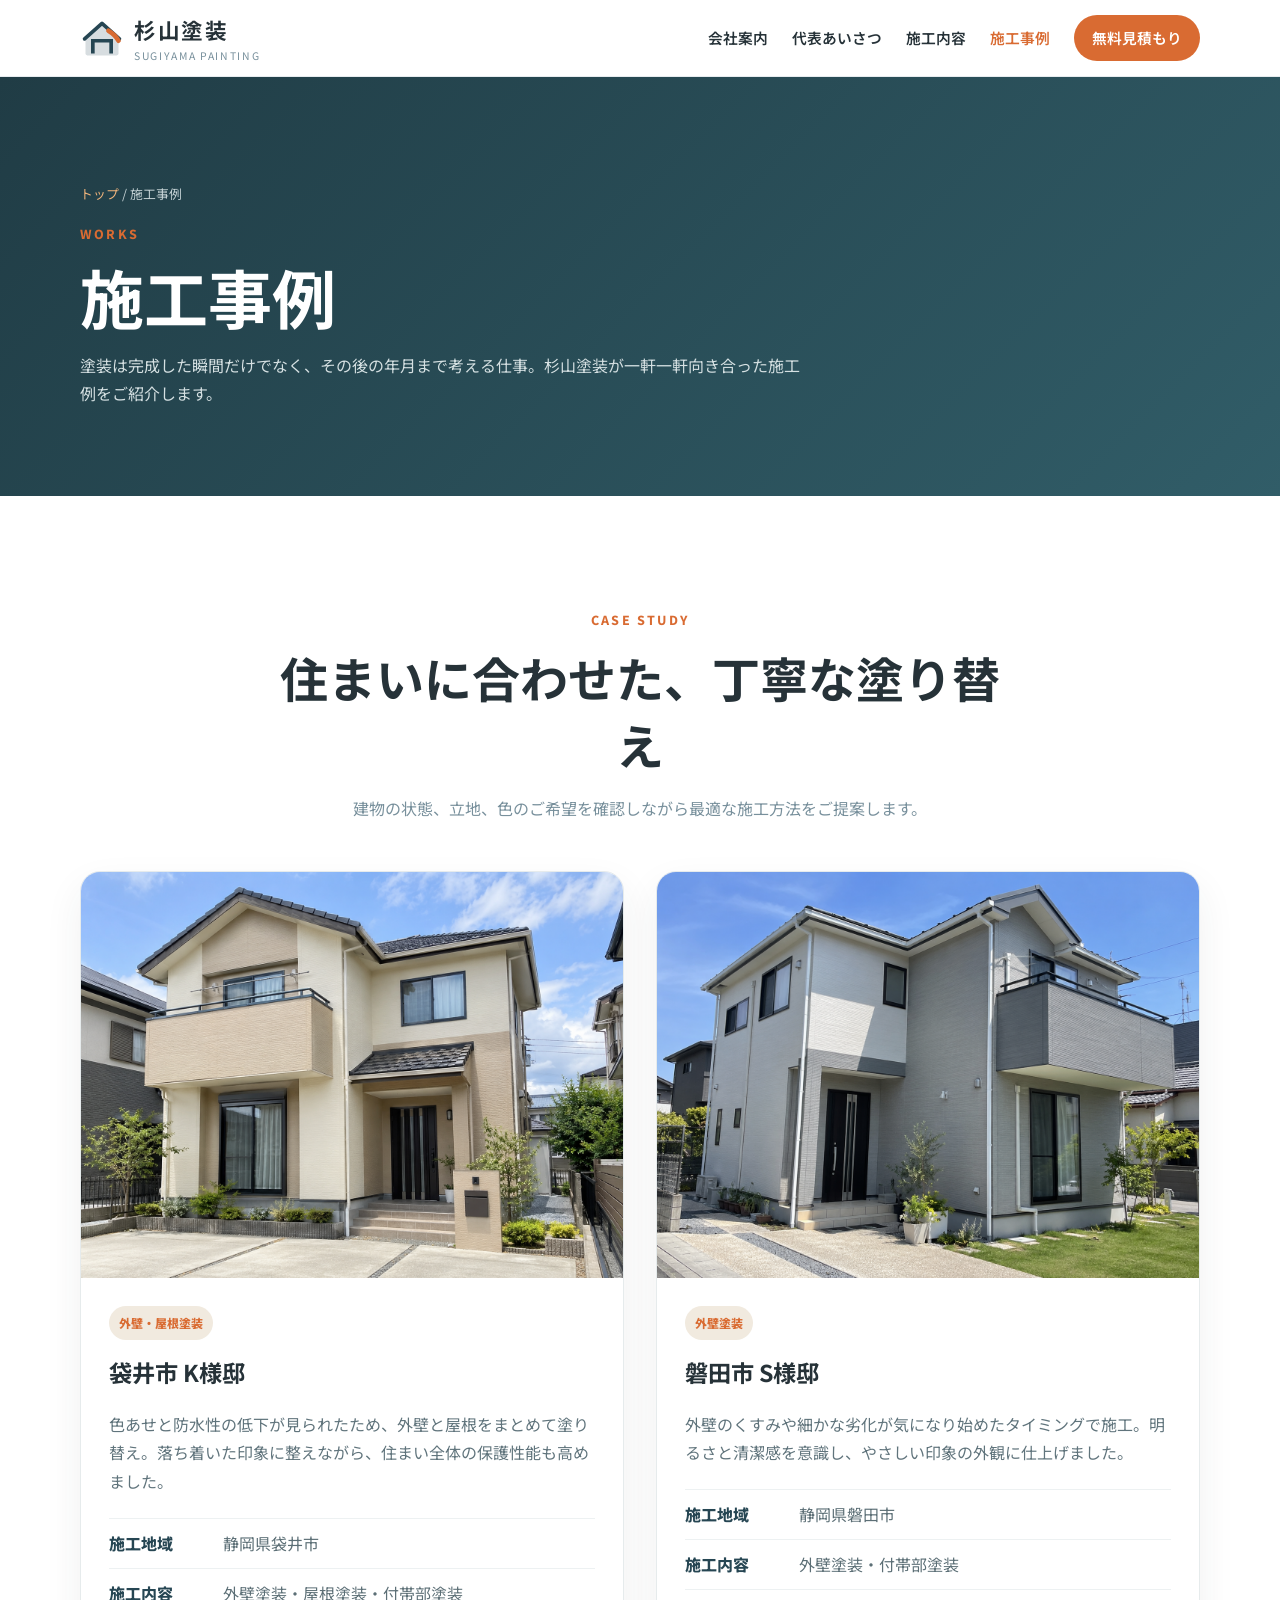
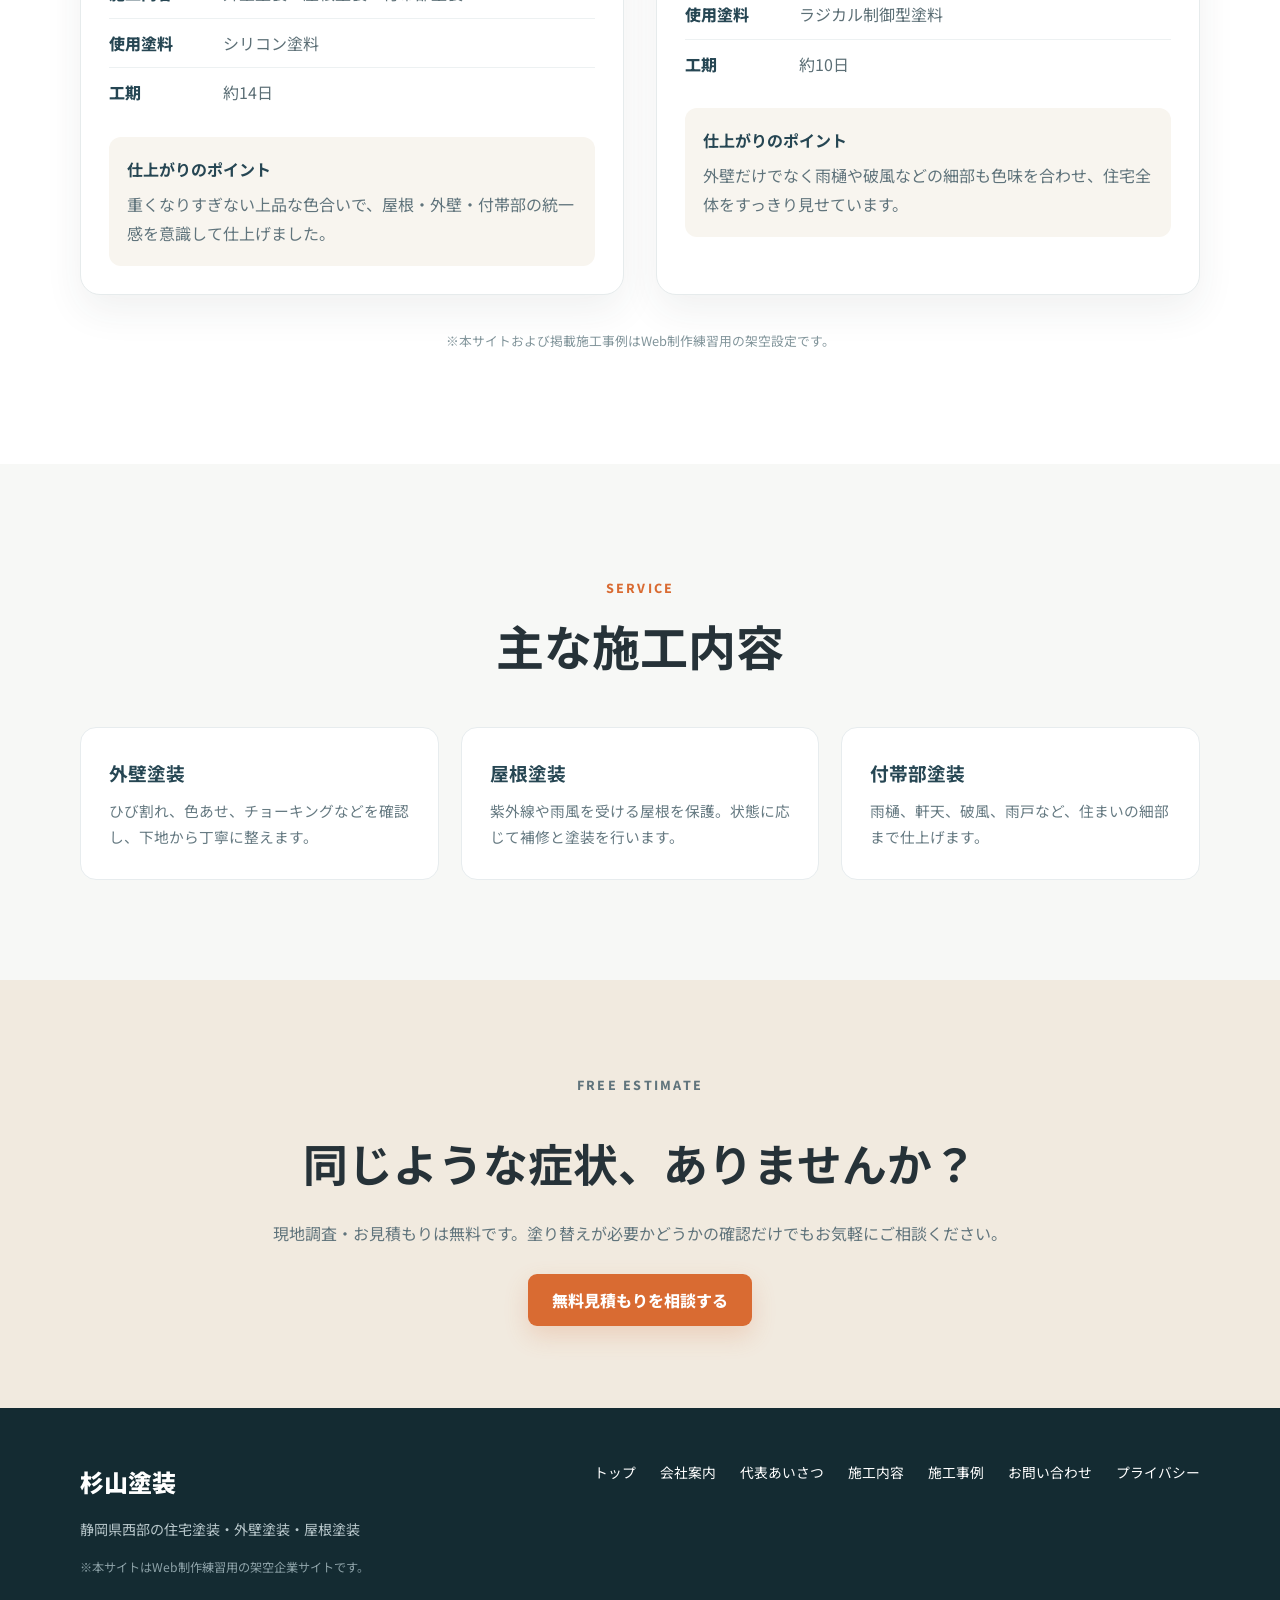
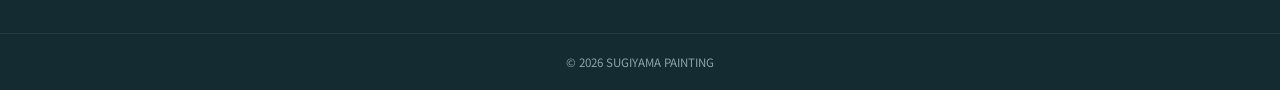
<file: works.html>
<!DOCTYPE html>
<html lang="ja">
<head>
  <meta charset="UTF-8">
  <meta name="viewport" content="width=device-width, initial-scale=1.0">
  <meta name="description" content="杉山塗装の施工事例。静岡県西部の外壁塗装・屋根塗装の事例をご紹介します。">
  <title>施工事例｜杉山塗装</title>
  <link rel="preconnect" href="https://fonts.googleapis.com">
  <link rel="preconnect" href="https://fonts.gstatic.com" crossorigin>
  <link href="https://fonts.googleapis.com/css2?family=Noto+Sans+JP:wght@400;500;600;700;800;900&display=swap" rel="stylesheet">
  <link rel="stylesheet" href="styles.css">
  <style>
    .page-hero{padding:92px 0 72px;background:linear-gradient(135deg,#203c45,#315d68);color:#fff}.breadcrumb{font-size:.8rem;color:#c4d1d4;margin-bottom:18px}.breadcrumb a{color:#f0b47c}.page-hero h1{font-size:clamp(2.5rem,6vw,4rem);line-height:1.2;margin:.15em 0}.page-hero p:last-child{max-width:720px;color:#d5e0e2}.case-grid{display:grid;grid-template-columns:repeat(2,minmax(0,1fr));gap:32px}.case-card{background:#fff;border:1px solid #e6ebec;border-radius:20px;overflow:hidden;box-shadow:0 16px 38px #26323812}.case-photo{aspect-ratio:4/3;background:#dfe6e8;overflow:hidden}.case-photo img{width:100%;height:100%;object-fit:cover;display:block}.case-body{padding:28px}.case-tag{display:inline-block;padding:6px 10px;border-radius:999px;background:#f1eadf;color:#d96b32;font-size:.75rem;font-weight:800}.case-body h2{font-size:1.45rem;margin:12px 0 10px}.case-body>p{color:#60747c}.case-meta{margin:22px 0 0}.case-meta div{display:grid;grid-template-columns:100px 1fr;gap:14px;padding:10px 0;border-top:1px solid #edf1f2}.case-meta dt{font-weight:800;color:#264653}.case-meta dd{margin:0;color:#5c6f76}.point-box{margin-top:20px;padding:18px;border-radius:12px;background:#f8f5ef}.point-box strong{display:block;color:#264653;margin-bottom:6px}.point-box p{margin:0;color:#60747c}.works-note{margin-top:34px;text-align:center;color:#82959b;font-size:.8rem}.service-links{background:#f7f8f6}.mini-grid{display:grid;grid-template-columns:repeat(3,1fr);gap:22px}.mini-card{padding:28px;border-radius:16px;background:#fff;border:1px solid #e7ecee}.mini-card h3{margin:0 0 8px;color:#264653}.mini-card p{margin:0;color:#667a82;font-size:.92rem}.cta-band{padding:82px 0;text-align:center;background:#f1eadf}.cta-band h2{font-size:clamp(2rem,4vw,2.8rem);margin:.2em 0}.cta-band p{color:#60747c;margin-bottom:26px}@media(max-width:820px){.case-grid,.mini-grid{grid-template-columns:1fr}.case-meta div{grid-template-columns:1fr;gap:3px}.page-hero{padding:68px 0 54px}}
  </style>
</head>
<body>
  <header class="site-header">
    <div class="header-inner container">
      <a class="brand" href="index.html" aria-label="杉山塗装 トップへ">
        <span class="brand-mark" aria-hidden="true"><svg viewBox="0 0 48 48"><path d="M6 24 24 9l18 15v17a2 2 0 0 1-2 2H8a2 2 0 0 1-2-2V24Z" fill="currentColor" opacity=".18"/><path d="M5 25 24 8l19 17" fill="none" stroke="currentColor" stroke-width="4" stroke-linecap="round" stroke-linejoin="round"/><path d="M14 41V27h20v14" fill="none" stroke="currentColor" stroke-width="4"/><path d="M31 16c5 3 9 7 11 11" fill="none" stroke="#d96b32" stroke-width="5" stroke-linecap="round"/></svg></span>
        <span><strong>杉山塗装</strong><small>SUGIYAMA PAINTING</small></span>
      </a>
      <button class="menu-button" type="button" aria-label="メニューを開く" aria-expanded="false">☰</button>
      <nav class="global-nav" aria-label="メインメニュー">
        <a href="company.html">会社案内</a>
        <a href="president.html">代表あいさつ</a>
        <a href="index.html#service">施工内容</a>
        <a href="works.html">施工事例</a>
        <a class="nav-cta" href="contact.html">無料見積もり</a>
      </nav>
    </div>
  </header>

  <main>
    <section class="page-hero">
      <div class="container">
        <p class="breadcrumb"><a href="index.html">トップ</a> / 施工事例</p>
        <p class="section-kicker">WORKS</p>
        <h1>施工事例</h1>
        <p>塗装は完成した瞬間だけでなく、その後の年月まで考える仕事。杉山塗装が一軒一軒向き合った施工例をご紹介します。</p>
      </div>
    </section>

    <section class="section">
      <div class="container">
        <div class="center-heading">
          <p class="section-kicker">CASE STUDY</p>
          <h2>住まいに合わせた、丁寧な塗り替え</h2>
          <p>建物の状態、立地、色のご希望を確認しながら最適な施工方法をご提案します。</p>
        </div>
        <div class="case-grid">
          <article class="case-card">
            <div class="case-photo"><img src="F74E2FA1-43B7-4A50-B0F3-B3114B0035DA.png" alt="袋井市K様邸の施工事例"></div>
            <div class="case-body">
              <span class="case-tag">外壁・屋根塗装</span>
              <h2>袋井市 K様邸</h2>
              <p>色あせと防水性の低下が見られたため、外壁と屋根をまとめて塗り替え。落ち着いた印象に整えながら、住まい全体の保護性能も高めました。</p>
              <dl class="case-meta">
                <div><dt>施工地域</dt><dd>静岡県袋井市</dd></div>
                <div><dt>施工内容</dt><dd>外壁塗装・屋根塗装・付帯部塗装</dd></div>
                <div><dt>使用塗料</dt><dd>シリコン塗料</dd></div>
                <div><dt>工期</dt><dd>約14日</dd></div>
              </dl>
              <div class="point-box"><strong>仕上がりのポイント</strong><p>重くなりすぎない上品な色合いで、屋根・外壁・付帯部の統一感を意識して仕上げました。</p></div>
            </div>
          </article>

          <article class="case-card">
            <div class="case-photo"><img src="2FCAB5CA-287D-4BE3-AD50-689B423BBD41.png" alt="磐田市S様邸の施工事例"></div>
            <div class="case-body">
              <span class="case-tag">外壁塗装</span>
              <h2>磐田市 S様邸</h2>
              <p>外壁のくすみや細かな劣化が気になり始めたタイミングで施工。明るさと清潔感を意識し、やさしい印象の外観に仕上げました。</p>
              <dl class="case-meta">
                <div><dt>施工地域</dt><dd>静岡県磐田市</dd></div>
                <div><dt>施工内容</dt><dd>外壁塗装・付帯部塗装</dd></div>
                <div><dt>使用塗料</dt><dd>ラジカル制御型塗料</dd></div>
                <div><dt>工期</dt><dd>約10日</dd></div>
              </dl>
              <div class="point-box"><strong>仕上がりのポイント</strong><p>外壁だけでなく雨樋や破風などの細部も色味を合わせ、住宅全体をすっきり見せています。</p></div>
            </div>
          </article>
        </div>
        <p class="works-note">※本サイトおよび掲載施工事例はWeb制作練習用の架空設定です。</p>
      </div>
    </section>

    <section class="section service-links">
      <div class="container">
        <div class="center-heading"><p class="section-kicker">SERVICE</p><h2>主な施工内容</h2></div>
        <div class="mini-grid">
          <article class="mini-card"><h3>外壁塗装</h3><p>ひび割れ、色あせ、チョーキングなどを確認し、下地から丁寧に整えます。</p></article>
          <article class="mini-card"><h3>屋根塗装</h3><p>紫外線や雨風を受ける屋根を保護。状態に応じて補修と塗装を行います。</p></article>
          <article class="mini-card"><h3>付帯部塗装</h3><p>雨樋、軒天、破風、雨戸など、住まいの細部まで仕上げます。</p></article>
        </div>
      </div>
    </section>

    <section class="cta-band">
      <div class="container">
        <p class="section-kicker">FREE ESTIMATE</p>
        <h2>同じような症状、ありませんか？</h2>
        <p>現地調査・お見積もりは無料です。塗り替えが必要かどうかの確認だけでもお気軽にご相談ください。</p>
        <a class="button primary" href="contact.html">無料見積もりを相談する</a>
      </div>
    </section>
  </main>

  <footer class="site-footer">
    <div class="container footer-inner">
      <div><div class="footer-brand">杉山塗装</div><p>静岡県西部の住宅塗装・外壁塗装・屋根塗装</p><p style="font-size:.76rem;color:#8da2a8">※本サイトはWeb制作練習用の架空企業サイトです。</p></div>
      <div class="footer-links"><a href="index.html">トップ</a><a href="company.html">会社案内</a><a href="president.html">代表あいさつ</a><a href="works.html">施工事例</a><a href="contact.html">お問い合わせ</a></div>
    </div>
    <div class="copyright">© <span id="year"></span> SUGIYAMA PAINTING</div>
  </footer>
  <script src="script.js"></script>
</body>
</html>
</file>
<file: styles.css>
*{box-sizing:border-box}html{scroll-behavior:smooth}body{margin:0;font-family:'Noto Sans JP',system-ui,-apple-system,sans-serif;color:#263238;background:#fff;line-height:1.8}.container{width:min(1120px,calc(100% - 40px));margin:0 auto}a{color:inherit;text-decoration:none}.site-header{position:sticky;top:0;z-index:100;background:rgba(255,255,255,.95);backdrop-filter:blur(12px);border-bottom:1px solid #e7ecef}.header-inner{min-height:76px;display:flex;align-items:center;justify-content:space-between;gap:24px}.brand{display:flex;align-items:center;gap:10px}.brand-mark{width:44px;height:44px;color:#264653;display:grid;place-items:center}.brand-mark svg{width:100%;height:100%}.brand strong{display:block;font-size:1.35rem;letter-spacing:.08em}.brand small{display:block;font-size:.65rem;color:#78909c;letter-spacing:.16em;margin-top:-3px}.global-nav{display:flex;align-items:center;gap:24px;font-size:.92rem;font-weight:600}.global-nav a{transition:.2s}.global-nav a:hover{color:#d96b32}.nav-cta{background:#d96b32;color:white!important;padding:10px 18px;border-radius:999px}.menu-button{display:none;border:0;background:none;font-size:1.8rem;color:#264653}.hero{position:relative;overflow:hidden;background:linear-gradient(135deg,#f7f3eb 0%,#edf3f2 100%);min-height:650px;display:flex;align-items:center}.hero:before{content:"";position:absolute;width:420px;height:420px;border-radius:50%;background:#f0b47c33;right:-120px;top:-90px}.hero-inner{display:grid;grid-template-columns:1.1fr .9fr;gap:54px;align-items:center;padding:88px 0}.eyebrow,.section-kicker{color:#d96b32;font-size:.78rem;font-weight:800;letter-spacing:.18em;text-transform:uppercase}.hero h1{font-size:clamp(2.5rem,5vw,4.5rem);line-height:1.2;margin:.35em 0 .45em;letter-spacing:.02em}.hero h1 span{color:#d96b32}.hero-lead{font-size:1.08rem;color:#546e7a}.hero-actions{display:flex;gap:14px;margin:30px 0 22px;flex-wrap:wrap}.button{display:inline-flex;align-items:center;justify-content:center;min-height:52px;padding:0 24px;border-radius:9px;font-weight:800;transition:.2s}.button:hover{transform:translateY(-2px)}.primary{background:#d96b32;color:#fff;box-shadow:0 10px 24px #d96b3233}.secondary{border:1px solid #b0bec5;background:#fff;color:#37474f}.hero-points{display:flex;gap:18px;flex-wrap:wrap;padding:0;margin:0;list-style:none;font-size:.9rem;font-weight:700}.hero-points span{color:#d96b32}.hero-visual{min-height:420px;display:grid;place-items:center}.paint-card{width:min(100%,440px);height:410px;position:relative;background:linear-gradient(180deg,#b7d5d8 0 58%,#d4c2a5 58%);border-radius:28px;overflow:hidden;box-shadow:0 30px 60px #2646532b}.sun{position:absolute;width:74px;height:74px;border-radius:50%;background:#f2c66d;top:45px;right:55px}.house{position:absolute;left:60px;bottom:45px;width:270px}.house .roof{width:0;height:0;border-left:150px solid transparent;border-right:150px solid transparent;border-bottom:95px solid #394f56;transform:translateX(-14px)}.wall{height:180px;background:#f2ede4;position:relative;box-shadow:inset -24px 0 #e6dfd2}.window{position:absolute;width:50px;height:48px;background:#a8c6d0;border:7px solid #fff;top:50px}.w1{left:35px}.w2{right:35px}.door{position:absolute;width:54px;height:88px;background:#74594b;bottom:0;left:108px}.roller{position:absolute;right:35px;top:90px;width:110px;height:160px;transform:rotate(-11deg)}.roller-head{position:absolute;width:100px;height:40px;background:#f3b87a;border:8px solid #fff;border-radius:8px;top:0}.roller-bar{position:absolute;width:10px;height:70px;background:#455a64;left:76px;top:38px}.roller-handle{position:absolute;width:18px;height:72px;background:#d96b32;border-radius:10px;left:71px;top:102px}.paint-swipe{position:absolute;right:-5px;top:65px;width:165px;height:125px;background:#d96b32;border-radius:60% 20% 40% 20%;opacity:.17;transform:rotate(-9deg)}.trust-strip{background:#264653;color:#fff}.trust-grid{display:grid;grid-template-columns:repeat(3,1fr);text-align:center}.trust-grid div{padding:25px 18px;border-right:1px solid #ffffff22}.trust-grid div:last-child{border-right:0}.trust-grid strong{display:block;font-size:1.15rem}.trust-grid span{font-size:.82rem;color:#d7e1e2}.section{padding:100px 0}.split{display:grid;grid-template-columns:.8fr 1.2fr;gap:80px}.section-heading h2,.center-heading h2,.contact h2{font-size:clamp(2rem,4vw,3rem);line-height:1.4;margin:.2em 0}.about-copy{font-size:1.04rem;color:#546e7a}.about-copy p:first-child{font-size:1.16rem;font-weight:700;color:#37474f}.feature-section{background:#f7f8f6}.center-heading{text-align:center;max-width:760px;margin:0 auto 48px}.center-heading>p:not(.section-kicker){color:#78909c}.feature-grid{display:grid;grid-template-columns:repeat(3,1fr);gap:24px}.feature-card{position:relative;background:#fff;border-radius:18px;padding:36px 30px;box-shadow:0 10px 32px #2632380d;border:1px solid #edf0ef}.feature-number{position:absolute;right:22px;top:18px;font-size:2.8rem;font-weight:900;color:#2646530d}.feature-icon{font-size:2.4rem;margin-bottom:18px}.feature-card h3{font-size:1.25rem;margin:0 0 10px}.feature-card p{color:#6b7d84;font-size:.94rem}.service-grid{display:grid;grid-template-columns:repeat(3,1fr);gap:24px}.service-card{border-radius:18px;overflow:hidden;border:1px solid #e5e9eb;background:#fff;box-shadow:0 12px 30px #2632380a}.service-photo{height:230px;display:flex;align-items:flex-end;padding:20px;color:#fff;font-weight:900;font-size:1.35rem;position:relative;overflow:hidden}.service-photo:before{content:"";position:absolute;inset:0;background:linear-gradient(180deg,transparent 35%,#0008)}.service-photo span{position:relative}.exterior{background-image:url('95980469-EFF5-418D-A79E-C81D47B9477C.png');background-size:cover;background-position:center}.service-photo.roof{width:auto;border:0;transform:none;background-image:url('1E057BD2-4099-4F88-9CC4-F0FB90FDB8B9.png');background-size:cover;background-position:center;background-repeat:no-repeat}.parts{background-image:url('A1791050-BD00-41B8-997B-65CFB3C67F52.png');background-size:cover;background-position:center;background-repeat:no-repeat}.service-body{padding:24px}.service-body h3{margin:0;font-size:1.2rem}.service-body p{color:#6b7d84;font-size:.92rem}.works{background:#203c45;color:#fff}.light p{color:#c6d3d7!important}.works-grid{display:grid;grid-template-columns:repeat(3,1fr);gap:24px}.work-card{overflow:hidden;border-radius:16px;background:#fff;color:#263238}.work-image{height:200px;padding:16px;display:flex;align-items:flex-end;position:relative}.work-image span{background:#fff;padding:7px 11px;border-radius:999px;font-size:.72rem;font-weight:800}.work-a{background:linear-gradient(115deg,#b9a991 0 48%,#8f9c9a 49%)}.work-b{background:linear-gradient(115deg,#9a846e 0 48%,#ede2cf 49%)}.work-c{background:linear-gradient(115deg,#647780 0 48%,#414a50 49%)}.work-body{padding:22px}.work-body small{color:#d96b32;font-weight:800}.work-body h3{margin:4px 0}.work-body p{color:#6b7d84;font-size:.9rem}.demo-note{text-align:center;color:#aebfc4;font-size:.78rem;margin-top:30px}.flow-list{list-style:none;padding:0;margin:0 auto;max-width:900px}.flow-list li{display:grid;grid-template-columns:90px 1fr;gap:25px;padding:26px 0;border-bottom:1px solid #e2e7e8}.flow-list>li>span{font-size:2rem;font-weight:900;color:#d96b32}.flow-list h3{margin:0 0 4px}.flow-list p{margin:0;color:#6b7d84}.contact{background:#f1eadf;padding:90px 0}.contact-inner{display:grid;grid-template-columns:1fr .9fr;gap:60px;align-items:center}.contact-card{background:#fff;border-radius:20px;padding:34px;box-shadow:0 15px 38px #5c4b3e14;text-align:center}.contact-label{font-size:.88rem;color:#78909c;margin:0}.phone{display:block;font-size:2rem;font-weight:900;color:#264653;letter-spacing:.03em}.hours{font-size:.82rem;color:#78909c}.wide{width:100%;margin:10px 0}.contact-card small{color:#90a4ae}.site-footer{background:#142b32;color:#fff;padding:52px 0 0}.footer-inner{display:flex;justify-content:space-between;gap:40px;padding-bottom:42px}.footer-brand{font-size:1.5rem;font-weight:900}.footer-inner p{color:#b8c7cb;font-size:.88rem}.footer-links{display:flex;gap:24px;flex-wrap:wrap;font-size:.86rem}.copyright{text-align:center;border-top:1px solid #ffffff12;padding:18px;color:#8da2a8;font-size:.72rem}@media(max-width:900px){.global-nav{display:none;position:absolute;left:0;right:0;top:76px;background:#fff;padding:22px;flex-direction:column;box-shadow:0 12px 25px #26323815}.global-nav.open{display:flex}.menu-button{display:block}.hero-inner,.split,.contact-inner{grid-template-columns:1fr}.hero-inner{padding:70px 0}.hero-visual{min-height:360px}.feature-grid,.service-grid,.works-grid{grid-template-columns:1fr}.split{gap:20px}.contact-inner{gap:28px}.service-card,.work-card{max-width:600px;margin:0 auto;width:100%}}@media(max-width:640px){.container{width:min(100% - 28px,1120px)}.hero{min-height:auto}.hero-inner{padding:54px 0}.hero h1{font-size:2.4rem}.hero-lead br{display:none}.hero-actions{flex-direction:column}.button{width:100%}.hero-points{font-size:.8rem;gap:10px}.hero-visual{min-height:310px}.paint-card{height:300px}.house{transform:scale(.72);transform-origin:left bottom;left:32px;bottom:28px}.roller{transform:scale(.75) rotate(-11deg);transform-origin:top right;right:18px}.trust-grid{grid-template-columns:1fr}.trust-grid div{border-right:0;border-bottom:1px solid #ffffff22}.section{padding:72px 0}.flow-list li{grid-template-columns:62px 1fr}.contact{padding:70px 0}.phone{font-size:1.55rem}.footer-inner{flex-direction:column}.footer-links{flex-direction:column;gap:12px}}
</file>
